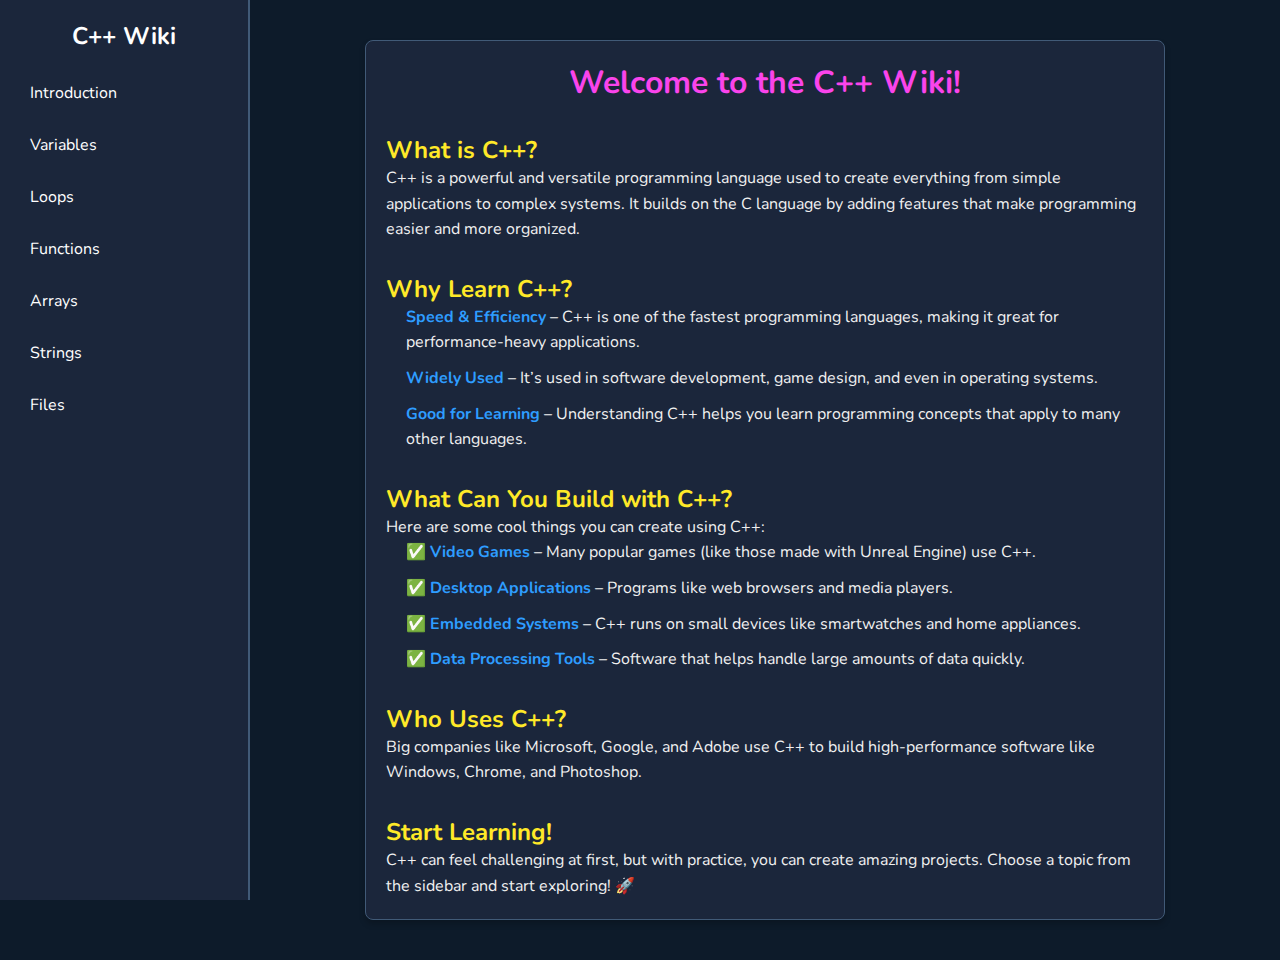
<file: index.html>
<!DOCTYPE html>
<html lang="en">

<head>
    <meta charset="UTF-8">
    <meta name="viewport" content="width=device-width, initial-scale=1.0">
    <title>C++ Wiki</title>
    <link rel="stylesheet" href="style.css">

    <link rel="preconnect" href="https://fonts.googleapis.com">
    <link rel="preconnect" href="https://fonts.gstatic.com" crossorigin>
    <link href="https://fonts.googleapis.com/css2?family=Nunito:ital,wght@0,200..1000;1,200..1000&display=swap"
        rel="stylesheet">
</head>

<body>
    <!-- Sidebar -->
    <div class="sidebar">

        <a href="index.html">
            <h2>C++ Wiki</h2>
        </a>

        <ul>
            <li><a href="index.html">Introduction</a></li>
            <li><a href="./topics/variables.html">Variables</a></li>
            <li><a href="./topics/loops.html">Loops</a></li>
            <li><a href="./topics/functions.html">Functions</a></li>
            <li><a href="./topics/arrays.html">Arrays</a></li>
            <li><a href="./topics/strings.html">Strings</a></li>
            <li><a href="./topics/files.html">Files</a></li>

        </ul>
    </div>

    <!-- Main Content -->
    <div class="content">
        <div class="intro">
            <h1>Welcome to the C++ Wiki!</h1>

            <h2>What is C++?</h2>
            <p>C++ is a powerful and versatile programming language used to create everything from simple applications
                to complex systems. It builds on the C language by adding features that make programming easier and more
                organized.</p>

            <h2>Why Learn C++?</h2>
            <ul>
                <li><strong>Speed & Efficiency</strong> – C++ is one of the fastest programming languages, making it
                    great for performance-heavy applications.</li>
                <li><strong>Widely Used</strong> – It’s used in software development, game design, and even in operating
                    systems.</li>
                <li><strong>Good for Learning</strong> – Understanding C++ helps you learn programming concepts that
                    apply to many other languages.</li>
            </ul>

            <h2>What Can You Build with C++?</h2>
            <p>Here are some cool things you can create using C++:</p>
            <ul>
                <li>✅ <strong>Video Games</strong> – Many popular games (like those made with Unreal Engine) use C++.
                </li>
                <li>✅ <strong>Desktop Applications</strong> – Programs like web browsers and media players.</li>
                <li>✅ <strong>Embedded Systems</strong> – C++ runs on small devices like smartwatches and home
                    appliances.</li>
                <li>✅ <strong>Data Processing Tools</strong> – Software that helps handle large amounts of data quickly.
                </li>
            </ul>

            <h2>Who Uses C++?</h2>
            <p>Big companies like Microsoft, Google, and Adobe use C++ to build high-performance software like Windows,
                Chrome, and Photoshop.</p>

            <h2>Start Learning!</h2>
            <p>C++ can feel challenging at first, but with practice, you can create amazing projects. Choose a topic
                from the sidebar and start exploring! 🚀</p>
        </div>


    </div>
</body>

</html>
</file>
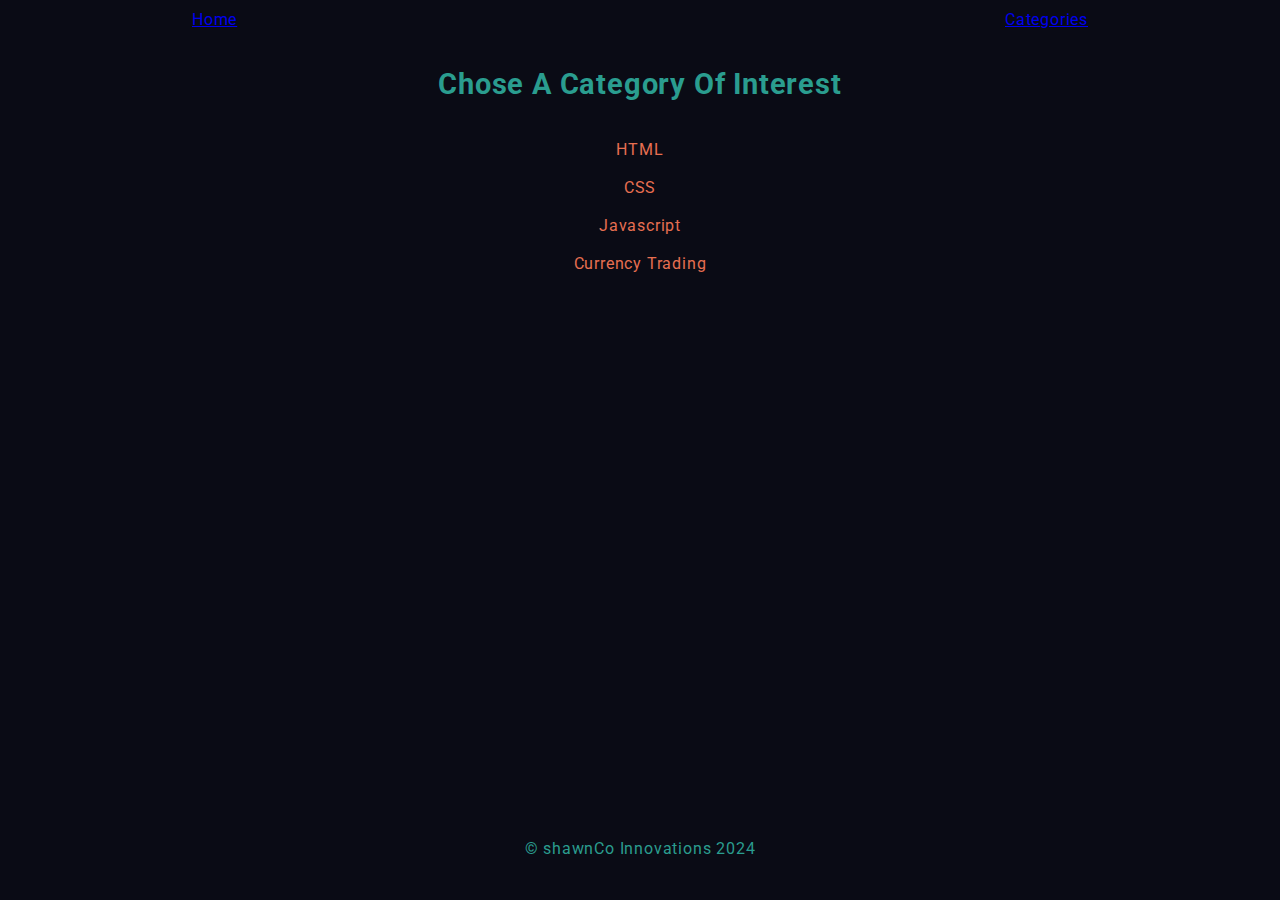
<file: categories2.html>
<!DOCTYPE html>
<html lang="en">

<head>
    <meta charset="UTF-8">
    <meta name="viewport" content="width=device-width, initial-scale=1.0">
    <title>noted</title>
    <link rel="stylesheet" href="sectionStyle.css">

    <link rel="preconnect" href="https://fonts.googleapis.com">
    <link rel="preconnect" href="https://fonts.gstatic.com" crossorigin>
    <link
        href="https://fonts.googleapis.com/css2?family=Roboto:ital,wght@0,100;0,300;0,400;0,500;0,700;0,900;1,100;1,300;1,400;1,500;1,700;1,900&display=swap"
        rel="stylesheet">
</head>

<body>


    <div class="container">
        <header>
            <a href="index2.html">Home</a>
            <a href="categories2.html">Categories</a>
        </header>

        <div class="categorySection">
            <!-- <h2 class="sectionHeading">Heading</h2>

            <h3 class="sectionSubHeading">Subheading</h3>

            <p class="sectionContent">Content</p> -->

            <h4>Chose A Category Of Interest</h4>

            <div class="categoryList">
                <a href="#">HTML</a>
                <br>
                <br>
                <a href="#">CSS</a>
                <br>
                <br>
                <a href="javascript.html">Javascript</a>
                <br>
                <br>
                <a href="#">Currency Trading</a>
            </div>

        </div>

        <footer>
            <p>&copy; shawnCo Innovations 2024</p>
        </footer>

    </div>


</body>

</html>
</file>
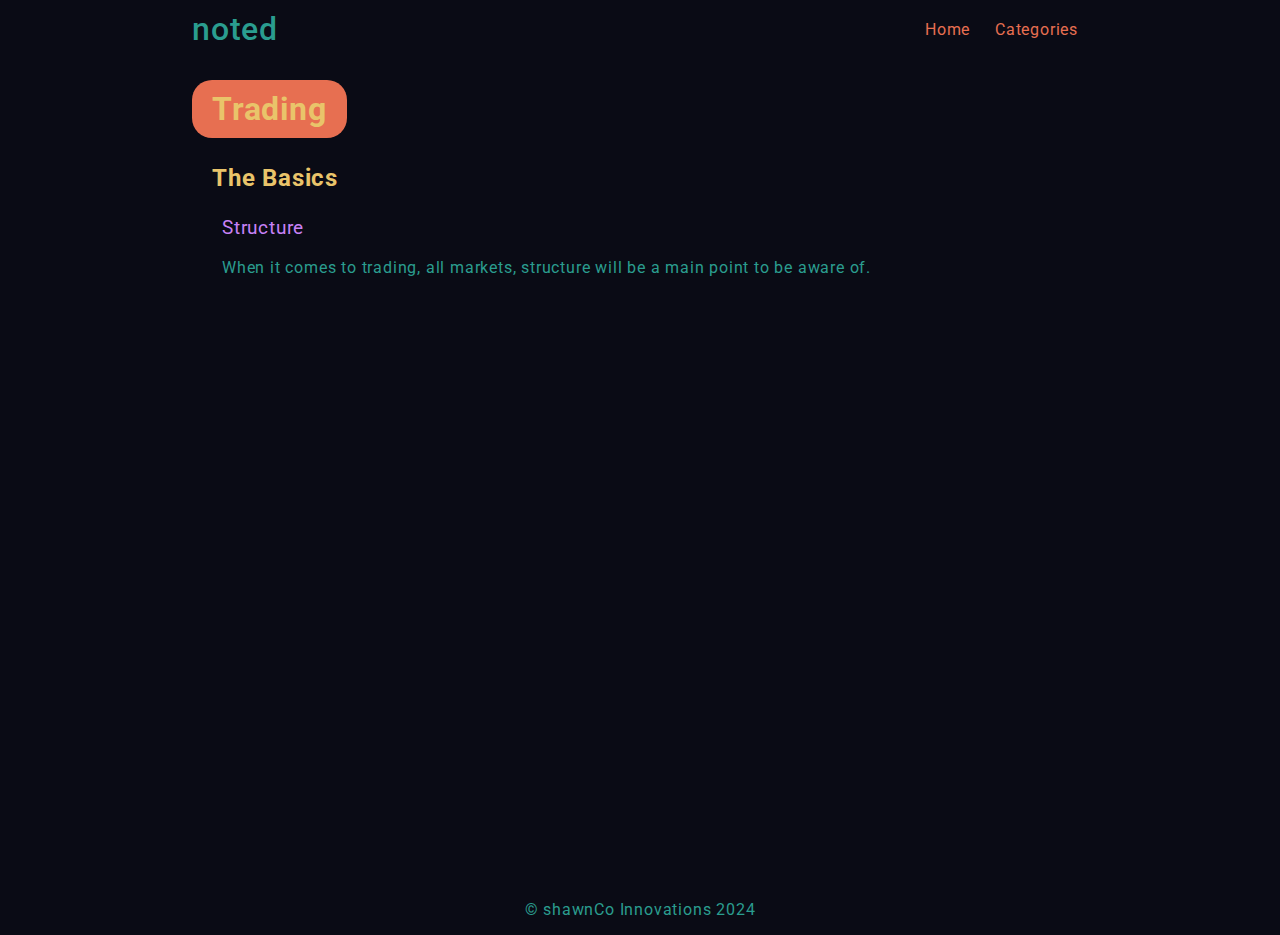
<file: currencyTrading.html>
<!DOCTYPE html>
<html lang="en">

<head>
    <meta charset="UTF-8">
    <meta name="viewport" content="width=device-width, initial-scale=1.0">
    <title>Currency Trading</title>
    <link rel="stylesheet" href="sectionStyle.css">

    <link rel="preconnect" href="https://fonts.googleapis.com">
    <link rel="preconnect" href="https://fonts.gstatic.com" crossorigin>
    <link
        href="https://fonts.googleapis.com/css2?family=Roboto:ital,wght@0,100;0,300;0,400;0,500;0,700;0,900;1,100;1,300;1,400;1,500;1,700;1,900&display=swap"
        rel="stylesheet">
</head>

<body>


    <div class="container">
        <header>
            <div class="headerLogo">
                noted
            </div>

            <div class="headerLinks">
                <a href="index2.html">Home</a>
                <a href="categories2.html">Categories</a>

            </div>
        </header>

        <div class="section">
            <h2 class="sectionHeading">Trading</h2>

            <h3 class="sectionSubHeading">The Basics</h3>

            <div class="sectionContent">

                <span class="contentHeading">Structure</span>

                <br><br>

                When it comes to trading, all markets, structure will be a main point to be aware of.

            </div>

        </div>

        <!-- <footer>
            <p>&copy; shawnCo Innovations 2024</p>
        </footer> -->

    </div>


    <footer>
        <p>&copy; shawnCo Innovations 2024</p>
    </footer>

</body>

</html>
</file>
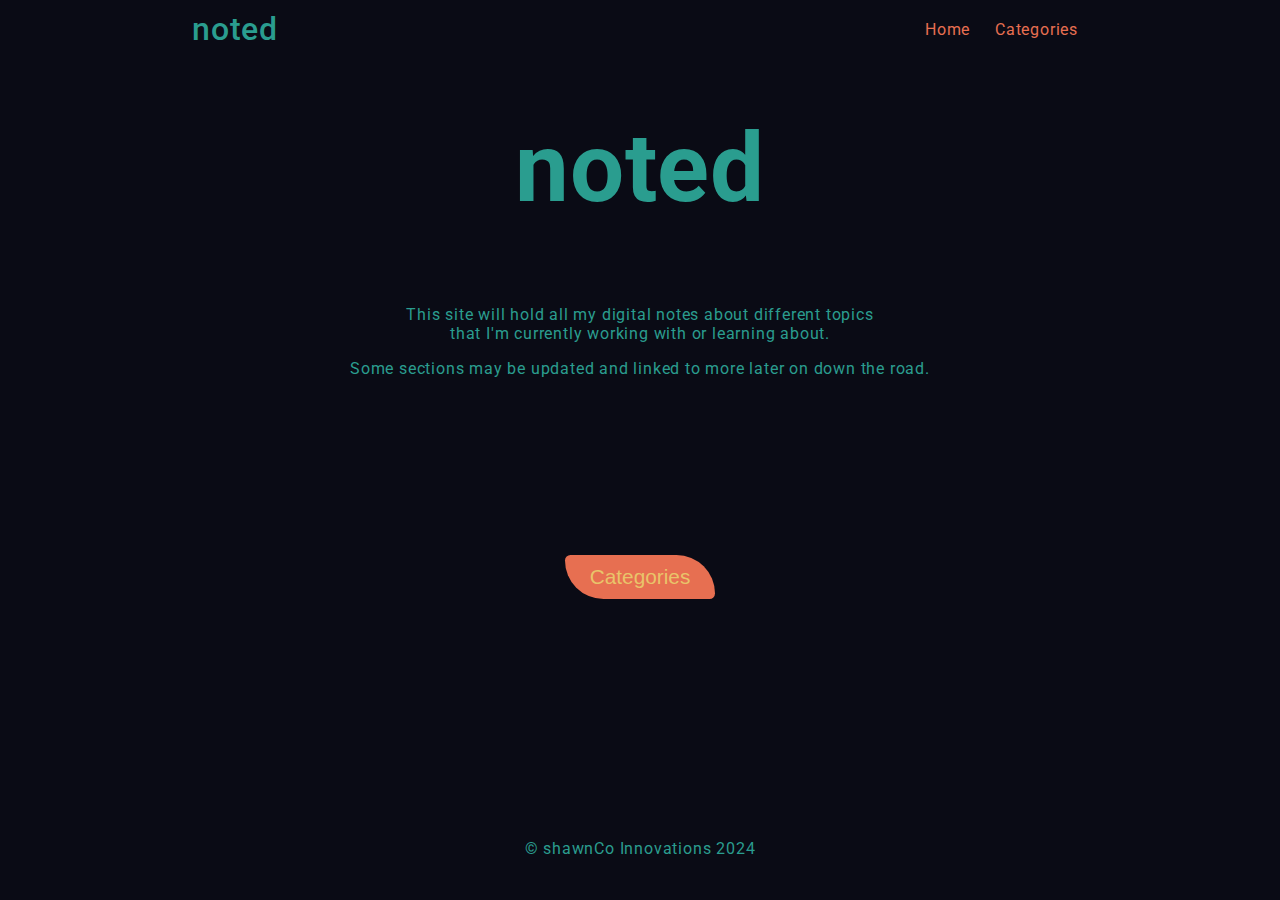
<file: index2.html>
<!DOCTYPE html>
<html lang="en">

<head>
    <meta charset="UTF-8">
    <meta name="viewport" content="width=device-width, initial-scale=1.0">
    <title>Document</title>
    <link rel="stylesheet" href="sectionStyle.css">

    <link rel="preconnect" href="https://fonts.googleapis.com">
    <link rel="preconnect" href="https://fonts.gstatic.com" crossorigin>
    <link
        href="https://fonts.googleapis.com/css2?family=Roboto:ital,wght@0,100;0,300;0,400;0,500;0,700;0,900;1,100;1,300;1,400;1,500;1,700;1,900&display=swap"
        rel="stylesheet">
</head>

<body>


    <div class="container">
        <header>
            <div class="headerLogo">
                noted
            </div>

            <div class="headerLinks">
                <a href="index2.html">Home</a>
                <a href="categories2.html">Categories</a>

            </div>
        </header>


        <div class="section">


            <div class="logo">
                <h1>noted</h1>
            </div>

            <div class="sectionContentIndex">

                <div>
                    <p>This site will hold all my digital notes about different topics
                        <br>that I'm currently working with or learning about.
                    </p>

                    <p>Some sections may be updated and linked to more later on down the road.</p>
                </div>


                <div>
                    <a href="./categories2.html">
                        <button class="categoriesButton">Categories</button>
                    </a>
                </div>

            </div>


        </div>

        <footer>
            <p>&copy; shawnCo Innovations 2024</p>
        </footer>
    </div>


</body>

</html>
</file>
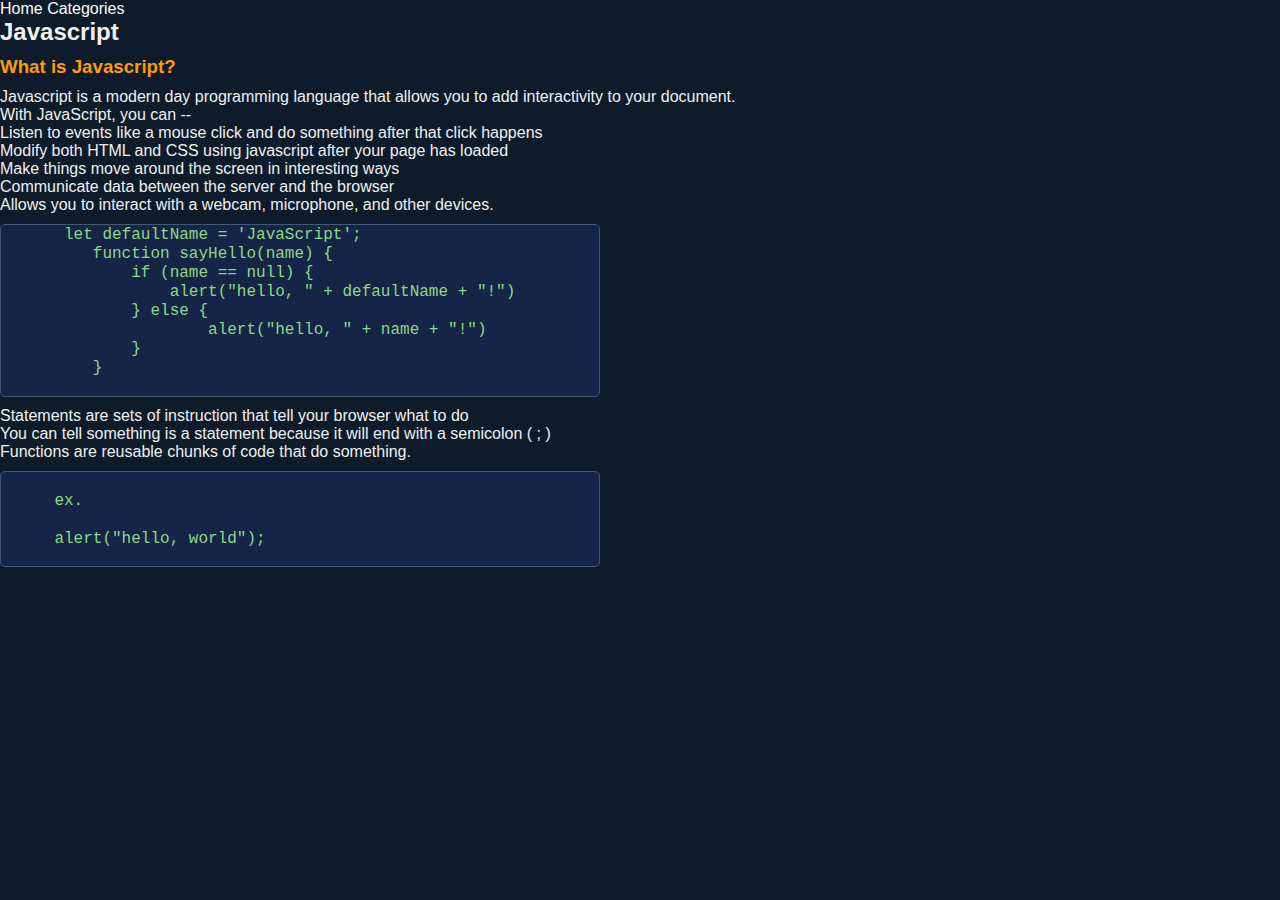
<file: javascript.html>
<!DOCTYPE html>
<html lang="en">

<head>
    <meta charset="UTF-8">
    <meta name="viewport" content="width=device-width, initial-scale=1.0">
    <title>JavaScript</title>
    <link rel="stylesheet" href="style.css">
</head>


<body>
    <div class="container">
        <div class="containerElements">
            <header>
                <a href="index.html">Home</a>
                <a href="categories.html">Categories</a>
            </header>
        </div>

        <div class="containerElements">

            <h2>Javascript</h2>

            <h3>What is Javascript?</h3>

        </div>

        <div class="containerElementsMain">
            <p><span>Javascript</span> is a modern day programming language that allows you to add
                interactivity to your document.
            </p>

            <span>With JavaScript, you can --</span>

            <ul>
                <li>Listen to events like a mouse click and do something after that click happens
                </li>
                <li>
                    Modify both HTML and CSS using javascript after your page has loaded
                </li>
                <li>
                    Make things move around the screen in interesting ways
                </li>
                <li>
                    Communicate data between the server and the browser
                </li>
                <li>
                    Allows you to interact with a webcam, microphone, and other devices.
                </li>
            </ul>

            <pre><code>     let defaultName = 'JavaScript';
        function sayHello(name) {
            if (name == null) {
                alert("hello, " + defaultName + "!")
            } else {
                    alert("hello, " + name + "!")
            }
        }
                </code></pre>



            <p><span>Statements</span> are sets of instruction that tell your browser what to do</p>

            <ul>
                <li>You can tell something is a statement because it will end with a semicolon ( ; )</li>
            </ul>

            <p><span>Functions</span> are reusable chunks of code that do something.</p>

            <p>
            <pre><code>
    ex. 

    alert("hello, world");</code>
                    </pre>
            </p>
        </div>

    </div>

</body>

</html>
</file>
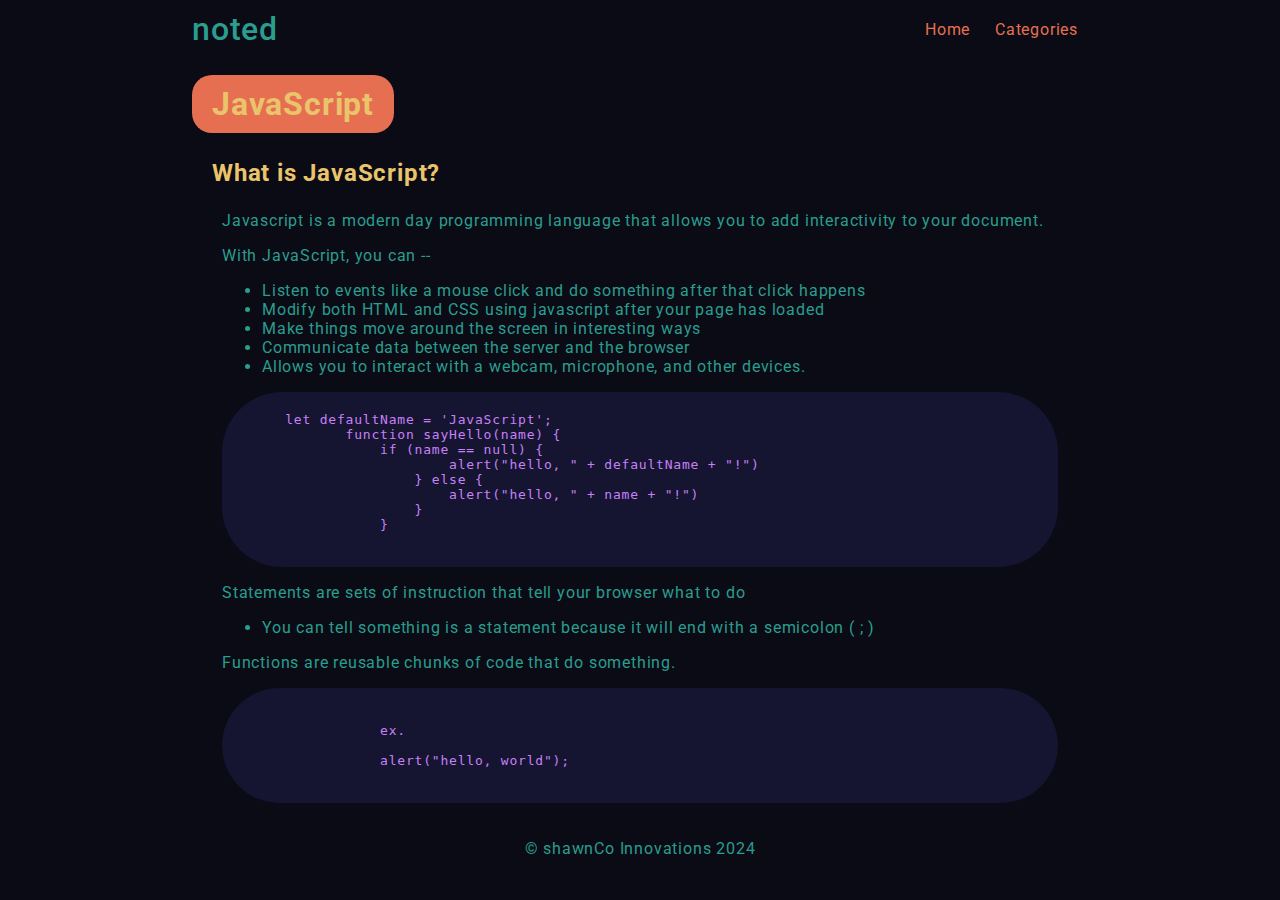
<file: javascript2.html>
<!DOCTYPE html>
<html lang="en">

<head>
    <meta charset="UTF-8">
    <meta name="viewport" content="width=device-width, initial-scale=1.0">
    <title>noted</title>
    <link rel="stylesheet" href="sectionStyle.css">

    <link rel="preconnect" href="https://fonts.googleapis.com">
    <link rel="preconnect" href="https://fonts.gstatic.com" crossorigin>
    <link
        href="https://fonts.googleapis.com/css2?family=Roboto:ital,wght@0,100;0,300;0,400;0,500;0,700;0,900;1,100;1,300;1,400;1,500;1,700;1,900&display=swap"
        rel="stylesheet">
</head>

<body>


    <div class="container">
        <header>
            <div class="headerLogo">
                noted
            </div>

            <div class="headerLinks">
                <a href="index2.html">Home</a>
                <a href="categories2.html">Categories</a>

            </div>
        </header>

        <div class="section">
            <h2 class="sectionHeading">JavaScript</h2>

            <h3 class="sectionSubHeading">What is JavaScript?</h3>

            <div class="sectionContent">
                <p><span>Javascript</span> is a modern day programming language that allows you to add
                    interactivity to your document.
                </p>

                <span>With JavaScript, you can --</span>

                <ul>
                    <li>Listen to events like a mouse click and do something after that click happens
                    </li>
                    <li>
                        Modify both HTML and CSS using javascript after your page has loaded
                    </li>
                    <li>
                        Make things move around the screen in interesting ways
                    </li>
                    <li>
                        Communicate data between the server and the browser
                    </li>
                    <li>
                        Allows you to interact with a webcam, microphone, and other devices.
                    </li>
                </ul>

                <pre><code>     let defaultName = 'JavaScript';
            function sayHello(name) {
                if (name == null) {
                        alert("hello, " + defaultName + "!")
                    } else {
                        alert("hello, " + name + "!")
                    }
                }
                            </code></pre>





                <p><span>Statements</span> are sets of instruction that tell your browser what to do</p>

                <ul>
                    <li>You can tell something is a statement because it will end with a semicolon ( ; )</li>
                </ul>

                <p><span>Functions</span> are reusable chunks of code that do something.</p>

                <p>
                <pre><code>
                ex. 
            
                alert("hello, world");</code>
                                </pre>
                </p>




            </div>

        </div>

        <footer>
            <p>&copy; shawnCo Innovations 2024</p>
        </footer>

    </div>


</body>

</html>
</file>
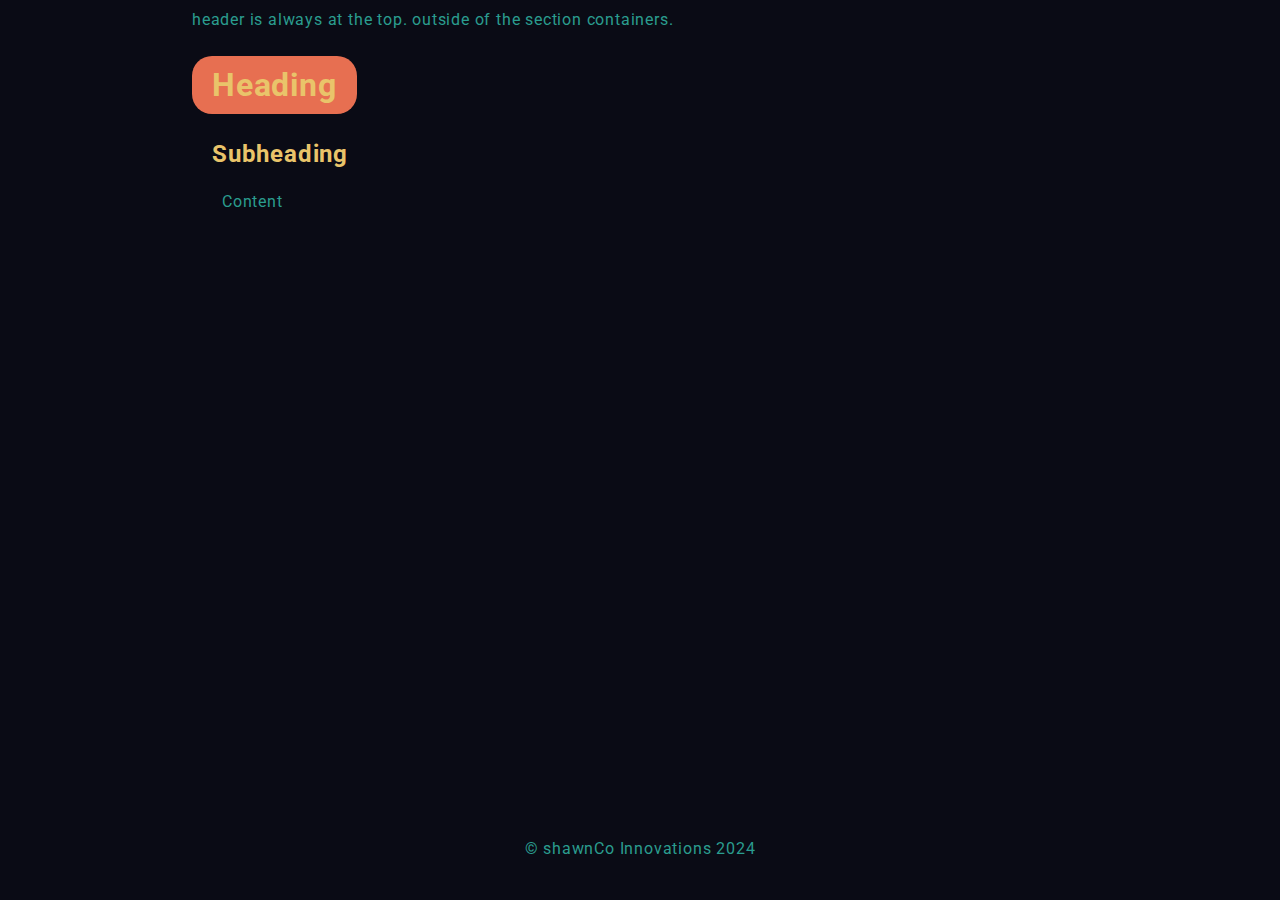
<file: notesTemplate.html>
<!DOCTYPE html>
<html lang="en">

<head>
    <meta charset="UTF-8">
    <meta name="viewport" content="width=device-width, initial-scale=1.0">
    <title>noted</title>
    <link rel="stylesheet" href="sectionStyle.css">

    <link rel="preconnect" href="https://fonts.googleapis.com">
    <link rel="preconnect" href="https://fonts.gstatic.com" crossorigin>
    <link
        href="https://fonts.googleapis.com/css2?family=Roboto:ital,wght@0,100;0,300;0,400;0,500;0,700;0,900;1,100;1,300;1,400;1,500;1,700;1,900&display=swap"
        rel="stylesheet">
</head>

<body>


    <div class="container">
        <header>
            header is always at the top. outside of the section containers.
        </header>

        <div class="section">
            <h2 class="sectionHeading">Heading</h2>

            <h3 class="sectionSubHeading">Subheading</h3>

            <p class="sectionContent">Content</p>

        </div>

        <footer>
            <p>&copy; shawnCo Innovations 2024</p>
        </footer>

    </div>


</body>

</html>
</file>
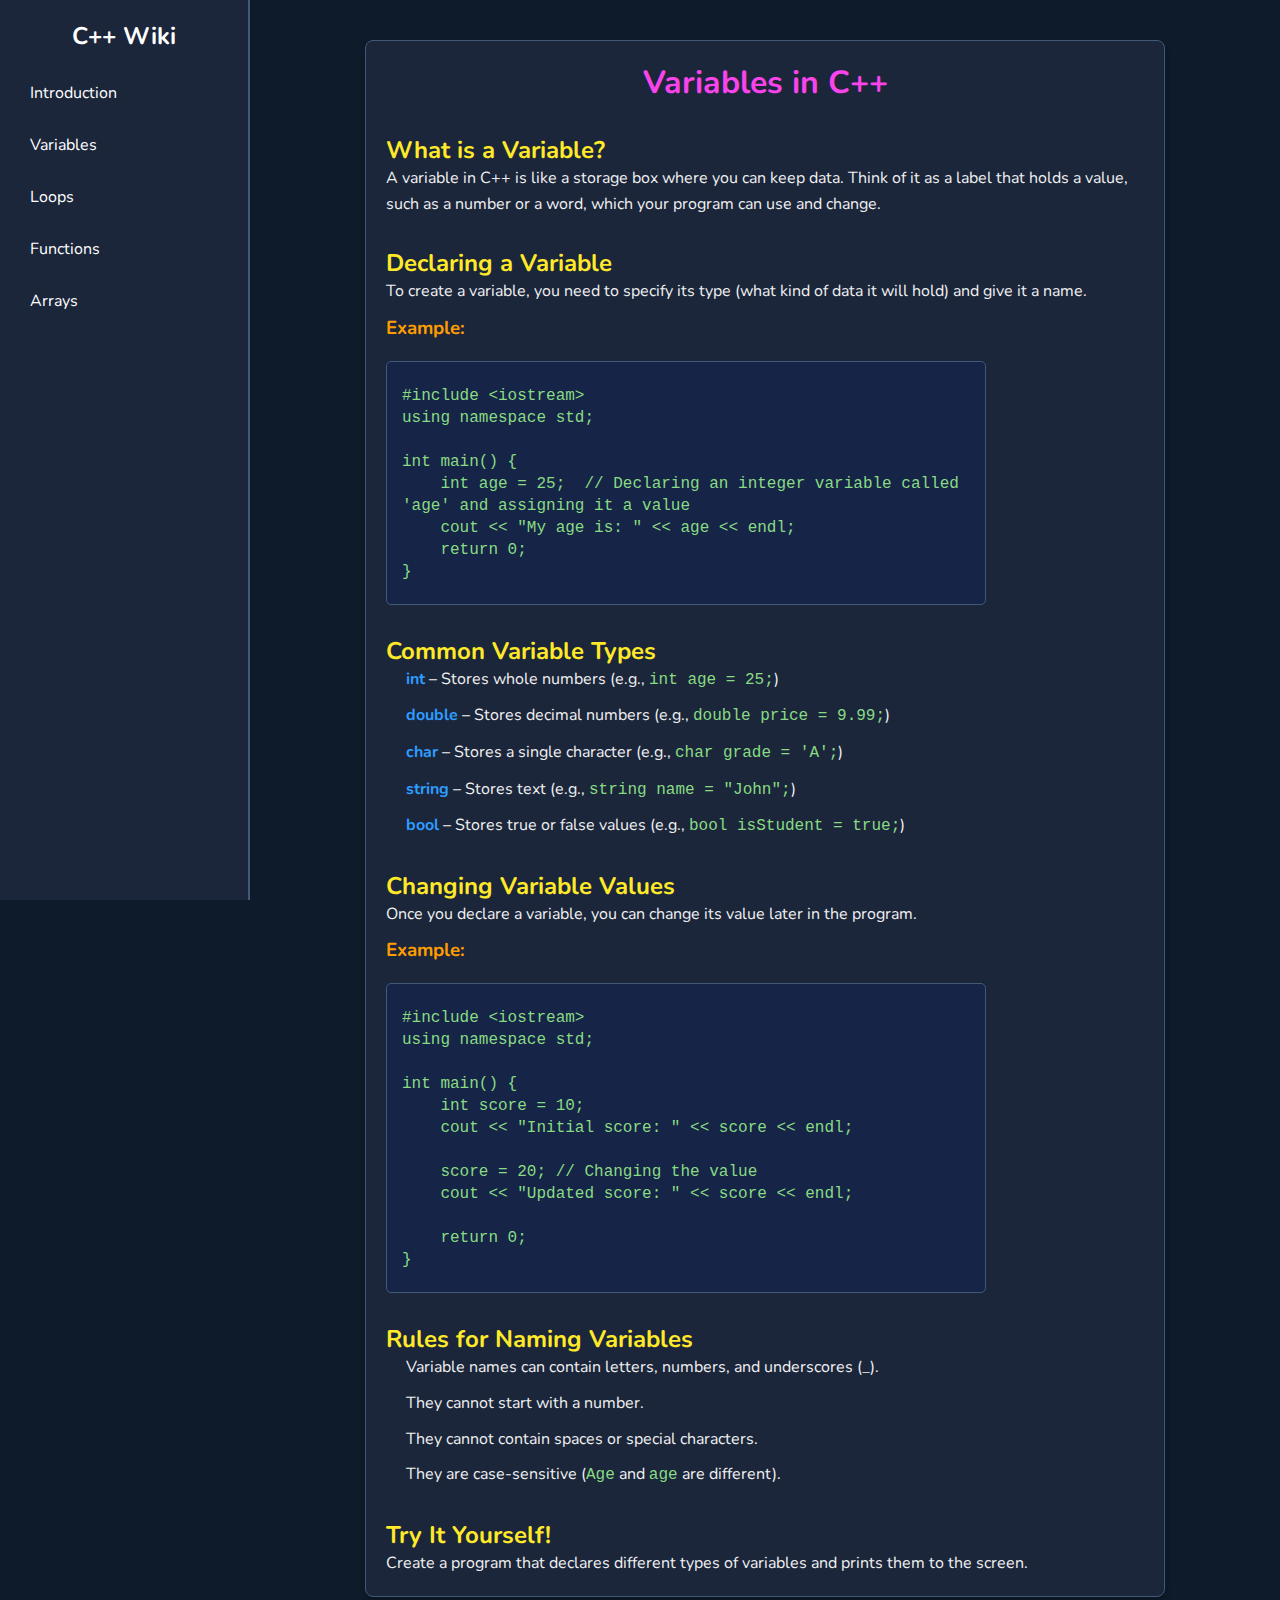
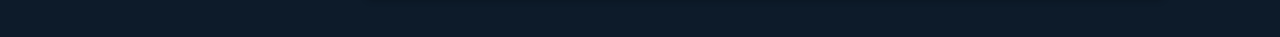
<file: variables.html>
<!DOCTYPE html>
<html lang="en">

<head>
    <meta charset="UTF-8">
    <meta name="viewport" content="width=device-width, initial-scale=1.0">
    <title>Variables - C++ Wiki</title>
    <link rel="stylesheet" href="../style.css">

    <link rel="preconnect" href="https://fonts.googleapis.com">
    <link rel="preconnect" href="https://fonts.gstatic.com" crossorigin>
    <link href="https://fonts.googleapis.com/css2?family=Nunito:ital,wght@0,200..1000;1,200..1000&display=swap"
        rel="stylesheet">
</head>

<body>
    <!-- Sidebar -->
    <div class="sidebar">
        <a href="../index.html">
            <h2>C++ Wiki</h2>
        </a>
        <ul>
            <li><a href="../index.html">Introduction</a></li>
            <li><a href="variables.html">Variables</a></li>
            <li><a href="#">Loops</a></li>
            <li><a href="#">Functions</a></li>
            <li><a href="#">Arrays</a></li>
        </ul>
    </div>

    <!-- Main Content -->
    <div class="content">
        <div class="intro">
            <h1>Variables in C++</h1>

            <h2>What is a Variable?</h2>
            <p>A variable in C++ is like a storage box where you can keep data. Think of it as a label that holds a
                value,
                such as a number or a word, which your program can use and change.</p>

            <h2>Declaring a Variable</h2>
            <p>To create a variable, you need to specify its type (what kind of data it will hold) and give it a name.
            </p>

            <h3>Example:</h3>
            <pre><code>
#include &lt;iostream&gt;
using namespace std;

int main() {
    int age = 25;  // Declaring an integer variable called 'age' and assigning it a value
    cout << "My age is: " << age << endl;
    return 0;
}
            </code></pre>

            <h2>Common Variable Types</h2>
            <ul>
                <li><strong>int</strong> – Stores whole numbers (e.g., <code>int age = 25;</code>)</li>
                <li><strong>double</strong> – Stores decimal numbers (e.g., <code>double price = 9.99;</code>)</li>
                <li><strong>char</strong> – Stores a single character (e.g., <code>char grade = 'A';</code>)</li>
                <li><strong>string</strong> – Stores text (e.g., <code>string name = "John";</code>)</li>
                <li><strong>bool</strong> – Stores true or false values (e.g., <code>bool isStudent = true;</code>)</li>
            </ul>

            <h2>Changing Variable Values</h2>
            <p>Once you declare a variable, you can change its value later in the program.</p>

            <h3>Example:</h3>
            <pre><code>
#include &lt;iostream&gt;
using namespace std;

int main() {
    int score = 10;
    cout << "Initial score: " << score << endl;

    score = 20; // Changing the value
    cout << "Updated score: " << score << endl;

    return 0;
}
            </code></pre>

            <h2>Rules for Naming Variables</h2>
            <ul>
                <li>Variable names can contain letters, numbers, and underscores (_).</li>
                <li>They cannot start with a number.</li>
                <li>They cannot contain spaces or special characters.</li>
                <li>They are case-sensitive (<code>Age</code> and <code>age</code> are different).</li>
            </ul>

            <h2>Try It Yourself!</h2>
            <p>Create a program that declares different types of variables and prints them to the screen.</p>
        </div>
    </div>
</body>

</html>
</file>
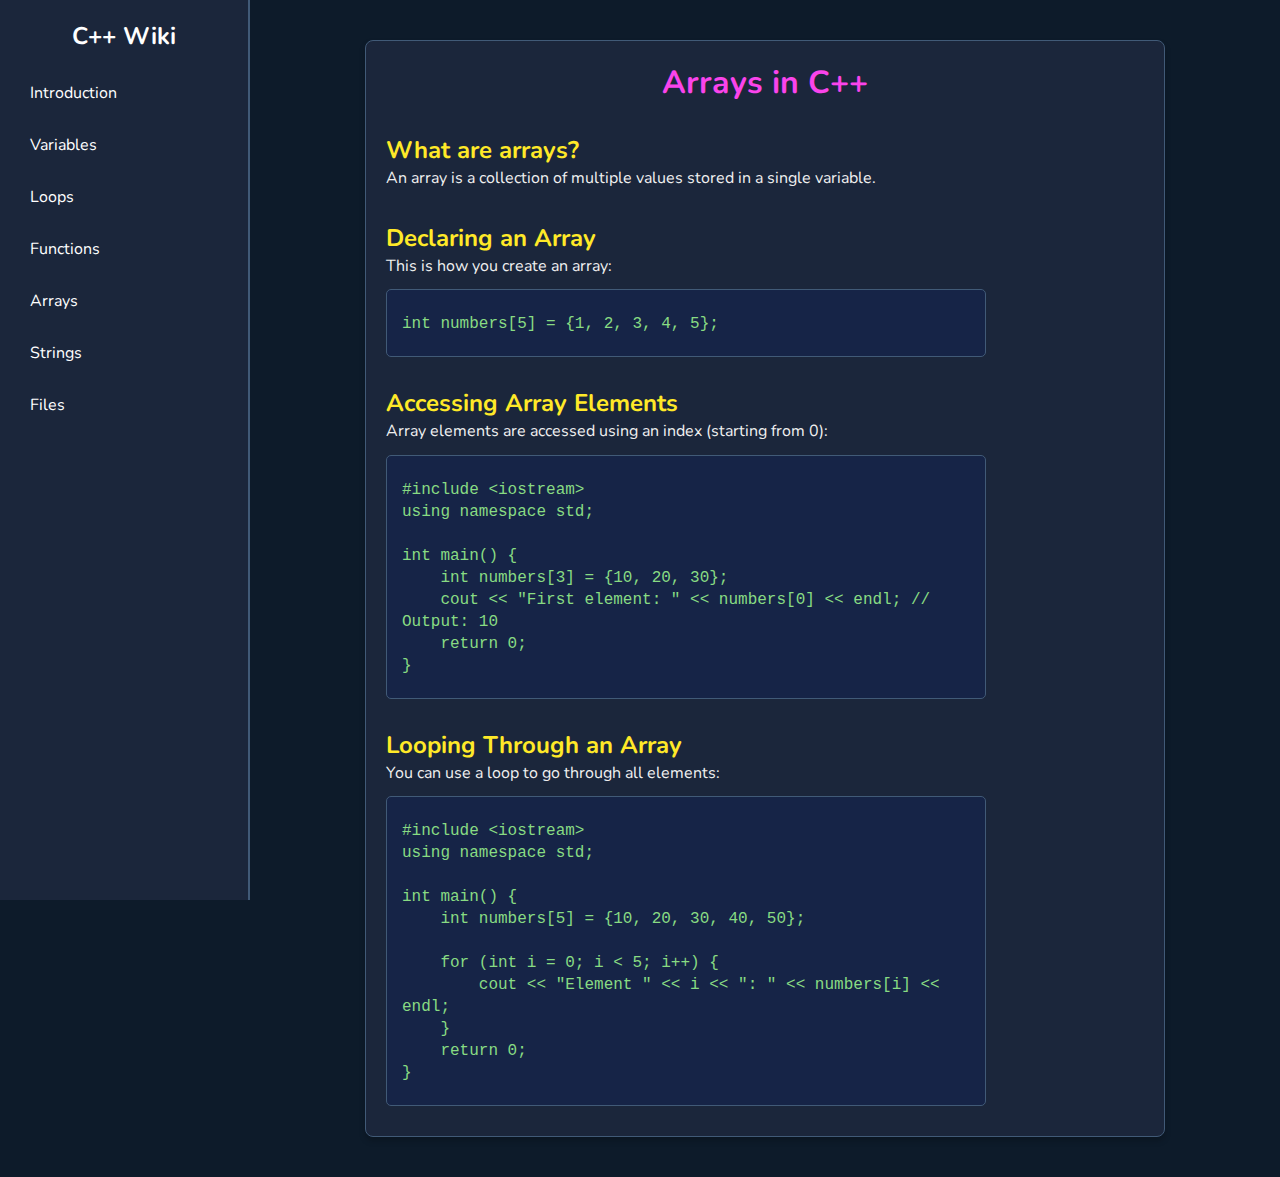
<file: topics/arrays.html>
<!DOCTYPE html>
<html lang="en">

<head>
    <meta charset="UTF-8">
    <meta name="viewport" content="width=device-width, initial-scale=1.0">
    <title>Arrays - C++ Wiki</title>
    <link rel="stylesheet" href="../style.css">

    <link rel="preconnect" href="https://fonts.googleapis.com">
    <link rel="preconnect" href="https://fonts.gstatic.com" crossorigin>
    <link href="https://fonts.googleapis.com/css2?family=Nunito:ital,wght@0,200..1000;1,200..1000&display=swap"
        rel="stylesheet">
</head>

<body>
    <div class="sidebar">
        <a href="../index.html">
            <h2>C++ Wiki</h2>
        </a>
        <ul>
            <li><a href="../index.html">Introduction</a></li>
            <li><a href="variables.html">Variables</a></li>
            <li><a href="loops.html">Loops</a></li>
            <li><a href="functions.html">Functions</a></li>
            <li><a href="arrays.html">Arrays</a></li>
            <li><a href="strings.html">Strings</a></li>
            <li><a href="files.html">Files</a></li>
        </ul>
    </div>

    <div class="content">
        <div class="intro">
            <h1>Arrays in C++</h1>

            <h2>What are arrays?</h2>
            <p>An array is a collection of multiple values stored in a single variable.</p>

            <h2>Declaring an Array</h2>
            <p>This is how you create an array:</p>
            <pre><code>
int numbers[5] = {1, 2, 3, 4, 5};
            </code></pre>

            <h2>Accessing Array Elements</h2>
            <p>Array elements are accessed using an index (starting from 0):</p>
            <pre><code>
#include &lt;iostream&gt;
using namespace std;

int main() {
    int numbers[3] = {10, 20, 30};
    cout << "First element: " << numbers[0] << endl; // Output: 10
    return 0;
}
            </code></pre>

            <h2>Looping Through an Array</h2>
            <p>You can use a loop to go through all elements:</p>
            <pre><code>
#include &lt;iostream&gt;
using namespace std;

int main() {
    int numbers[5] = {10, 20, 30, 40, 50};

    for (int i = 0; i < 5; i++) {
        cout << "Element " << i << ": " << numbers[i] << endl;
    }
    return 0;
}
            </code></pre>
        </div>
    </div>
</body>

</html>
</file>
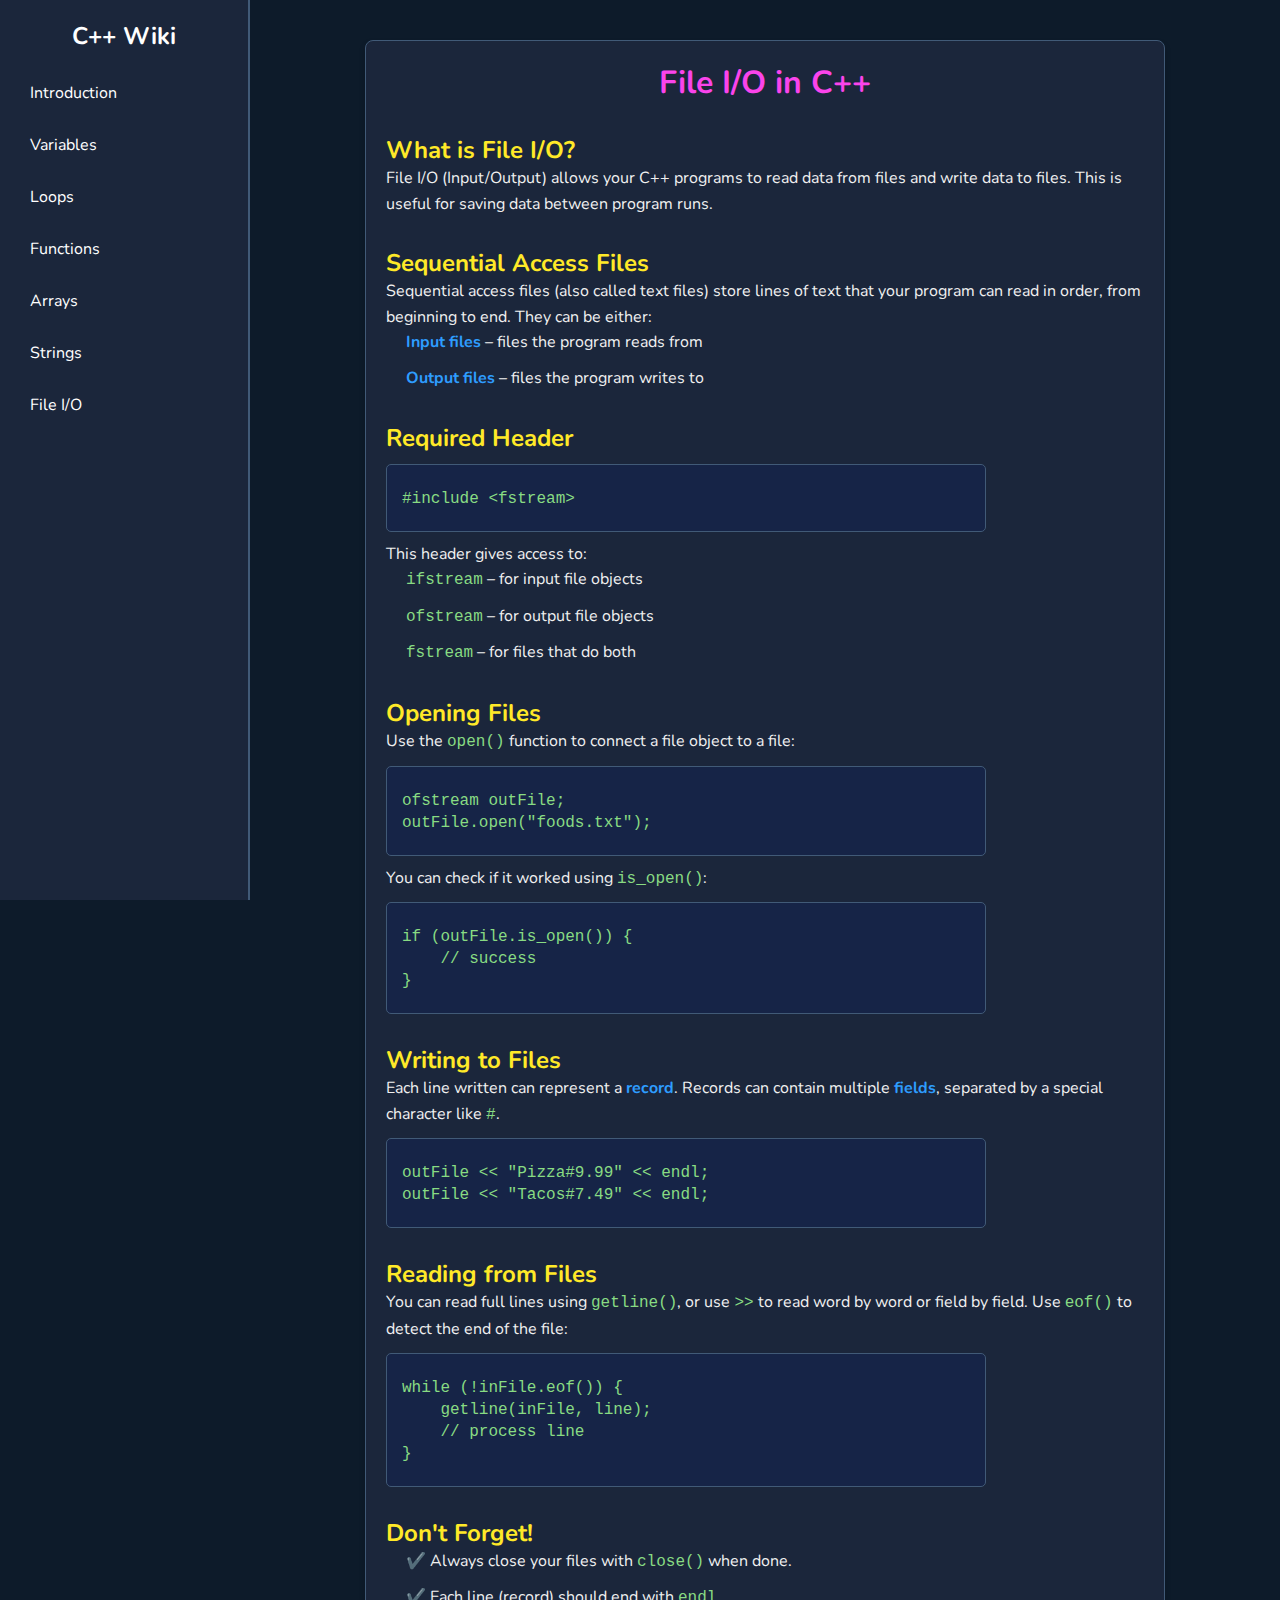
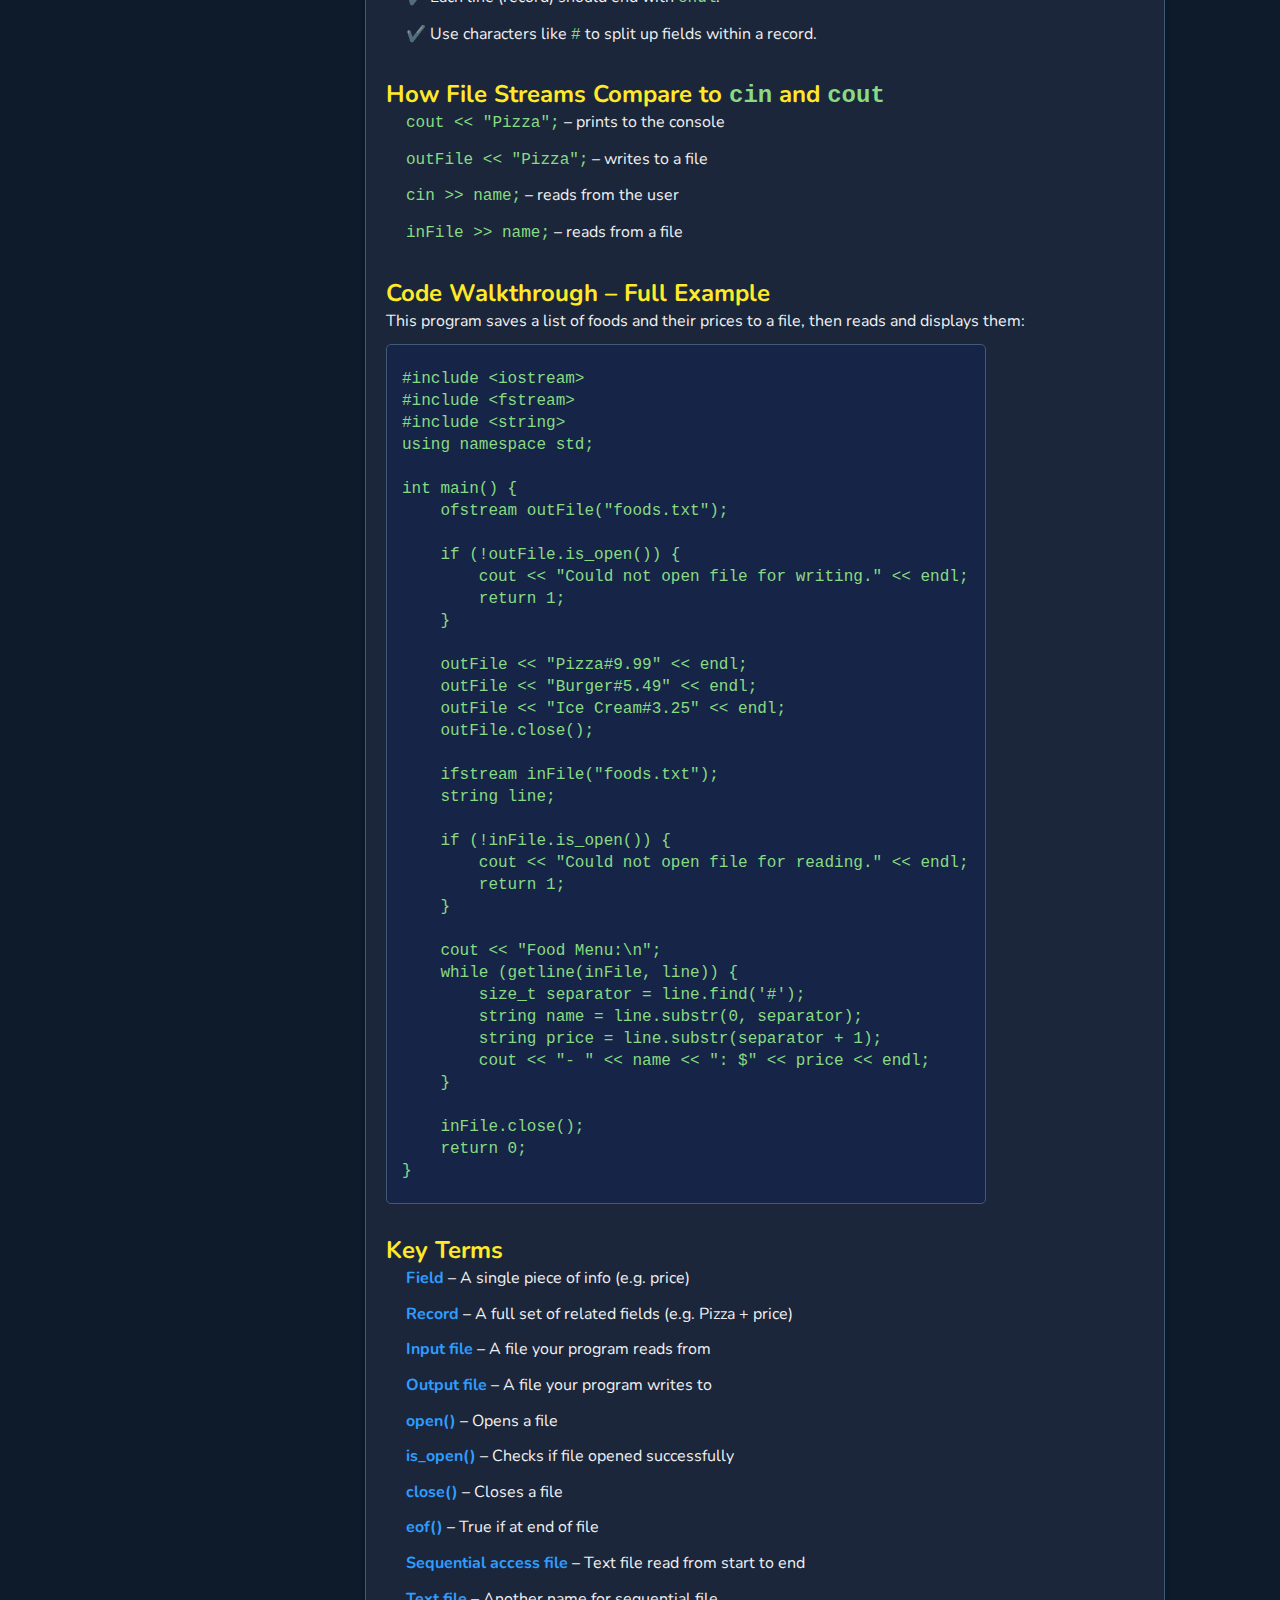
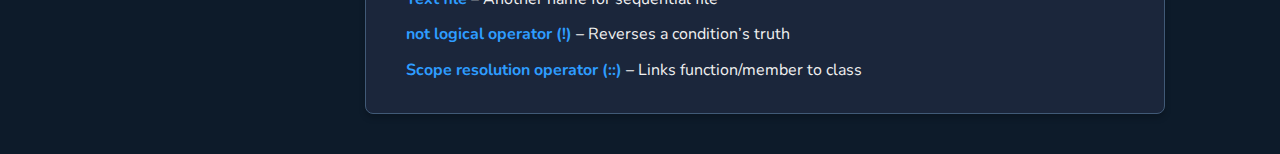
<file: topics/files.html>
<!DOCTYPE html>
<html lang="en">

<head>
    <meta charset="UTF-8">
    <meta name="viewport" content="width=device-width, initial-scale=1.0">
    <title>File I/O - C++ Wiki</title>
    <link rel="stylesheet" href="../style.css">

    <link rel="preconnect" href="https://fonts.googleapis.com">
    <link rel="preconnect" href="https://fonts.gstatic.com" crossorigin>
    <link href="https://fonts.googleapis.com/css2?family=Nunito:ital,wght@0,200..1000;1,200..1000&display=swap"
        rel="stylesheet">
</head>

<body>
    <div class="sidebar">
        <a href="../index.html">
            <h2>C++ Wiki</h2>
        </a>
        <ul>
            <li><a href="../index.html">Introduction</a></li>
            <li><a href="variables.html">Variables</a></li>
            <li><a href="loops.html">Loops</a></li>
            <li><a href="functions.html">Functions</a></li>
            <li><a href="arrays.html">Arrays</a></li>
            <li><a href="strings.html">Strings</a></li>
            <li><a href="fstream.html">File I/O</a></li>
        </ul>
    </div>

    <div class="content">
        <div class="intro">
            <h1>File I/O in C++</h1>

            <h2>What is File I/O?</h2>
            <p>File I/O (Input/Output) allows your C++ programs to read data from files and write data to files. This is
                useful for saving data between program runs.</p>

            <h2>Sequential Access Files</h2>
            <p>Sequential access files (also called text files) store lines of text that your program can read in order,
                from beginning to end. They can be either:</p>
            <ul>
                <li><strong>Input files</strong> – files the program reads from</li>
                <li><strong>Output files</strong> – files the program writes to</li>
            </ul>

            <h2>Required Header</h2>
            <pre><code>
#include &lt;fstream&gt;
</code>
</pre>
            <p>This header gives access to:</p>
            <ul>
                <li><code>ifstream</code> – for input file objects</li>
                <li><code>ofstream</code> – for output file objects</li>
                <li><code>fstream</code> – for files that do both</li>
            </ul>

            <h2>Opening Files</h2>
            <p>Use the <code>open()</code> function to connect a file object to a file:</p>
            <pre><code>
ofstream outFile;
outFile.open("foods.txt");
            </code></pre>
            <p>You can check if it worked using <code>is_open()</code>:</p>
            <pre><code>
if (outFile.is_open()) {
    // success
}
            </code></pre>

            <h2>Writing to Files</h2>
            <p>Each line written can represent a <strong>record</strong>. Records can contain multiple
                <strong>fields</strong>, separated by a special character like <code>#</code>.
            </p>
            <pre><code>
outFile << "Pizza#9.99" << endl;
outFile << "Tacos#7.49" << endl;
            </code></pre>

            <h2>Reading from Files</h2>
            <p>You can read full lines using <code>getline()</code>, or use <code>&gt;&gt;</code> to read word by word
                or field by field. Use <code>eof()</code> to detect the end of the file:</p>
            <pre><code>
while (!inFile.eof()) {
    getline(inFile, line);
    // process line
}
            </code></pre>

            <h2>Don't Forget!</h2>
            <ul>
                <li>✔️ Always close your files with <code>close()</code> when done.</li>
                <li>✔️ Each line (record) should end with <code>endl</code>.</li>
                <li>✔️ Use characters like <code>#</code> to split up fields within a record.</li>
            </ul>

            <h2>How File Streams Compare to <code>cin</code> and <code>cout</code></h2>
            <ul>
                <li><code>cout &lt;&lt; "Pizza";</code> – prints to the console</li>
                <li><code>outFile &lt;&lt; "Pizza";</code> – writes to a file</li>
                <li><code>cin &gt;&gt; name;</code> – reads from the user</li>
                <li><code>inFile &gt;&gt; name;</code> – reads from a file</li>
            </ul>

            <h2>Code Walkthrough – Full Example</h2>
            <p>This program saves a list of foods and their prices to a file, then reads and displays them:</p>
            <pre><code>
#include &lt;iostream&gt;
#include &lt;fstream&gt;
#include &lt;string&gt;
using namespace std;

int main() {
    ofstream outFile("foods.txt");

    if (!outFile.is_open()) {
        cout << "Could not open file for writing." << endl;
        return 1;
    }

    outFile << "Pizza#9.99" << endl;
    outFile << "Burger#5.49" << endl;
    outFile << "Ice Cream#3.25" << endl;
    outFile.close();

    ifstream inFile("foods.txt");
    string line;

    if (!inFile.is_open()) {
        cout << "Could not open file for reading." << endl;
        return 1;
    }

    cout << "Food Menu:\n";
    while (getline(inFile, line)) {
        size_t separator = line.find('#');
        string name = line.substr(0, separator);
        string price = line.substr(separator + 1);
        cout << "- " << name << ": $" << price << endl;
    }

    inFile.close();
    return 0;
}
            </code></pre>

            <h2>Key Terms</h2>
            <ul>
                <li><strong>Field</strong> – A single piece of info (e.g. price)</li>
                <li><strong>Record</strong> – A full set of related fields (e.g. Pizza + price)</li>
                <li><strong>Input file</strong> – A file your program reads from</li>
                <li><strong>Output file</strong> – A file your program writes to</li>
                <li><strong>open()</strong> – Opens a file</li>
                <li><strong>is_open()</strong> – Checks if file opened successfully</li>
                <li><strong>close()</strong> – Closes a file</li>
                <li><strong>eof()</strong> – True if at end of file</li>
                <li><strong>Sequential access file</strong> – Text file read from start to end</li>
                <li><strong>Text file</strong> – Another name for sequential file</li>
                <li><strong>not logical operator (!)</strong> – Reverses a condition’s truth</li>
                <li><strong>Scope resolution operator (::)</strong> – Links function/member to class</li>
            </ul>
        </div>
    </div>
</body>

</html>
</file>
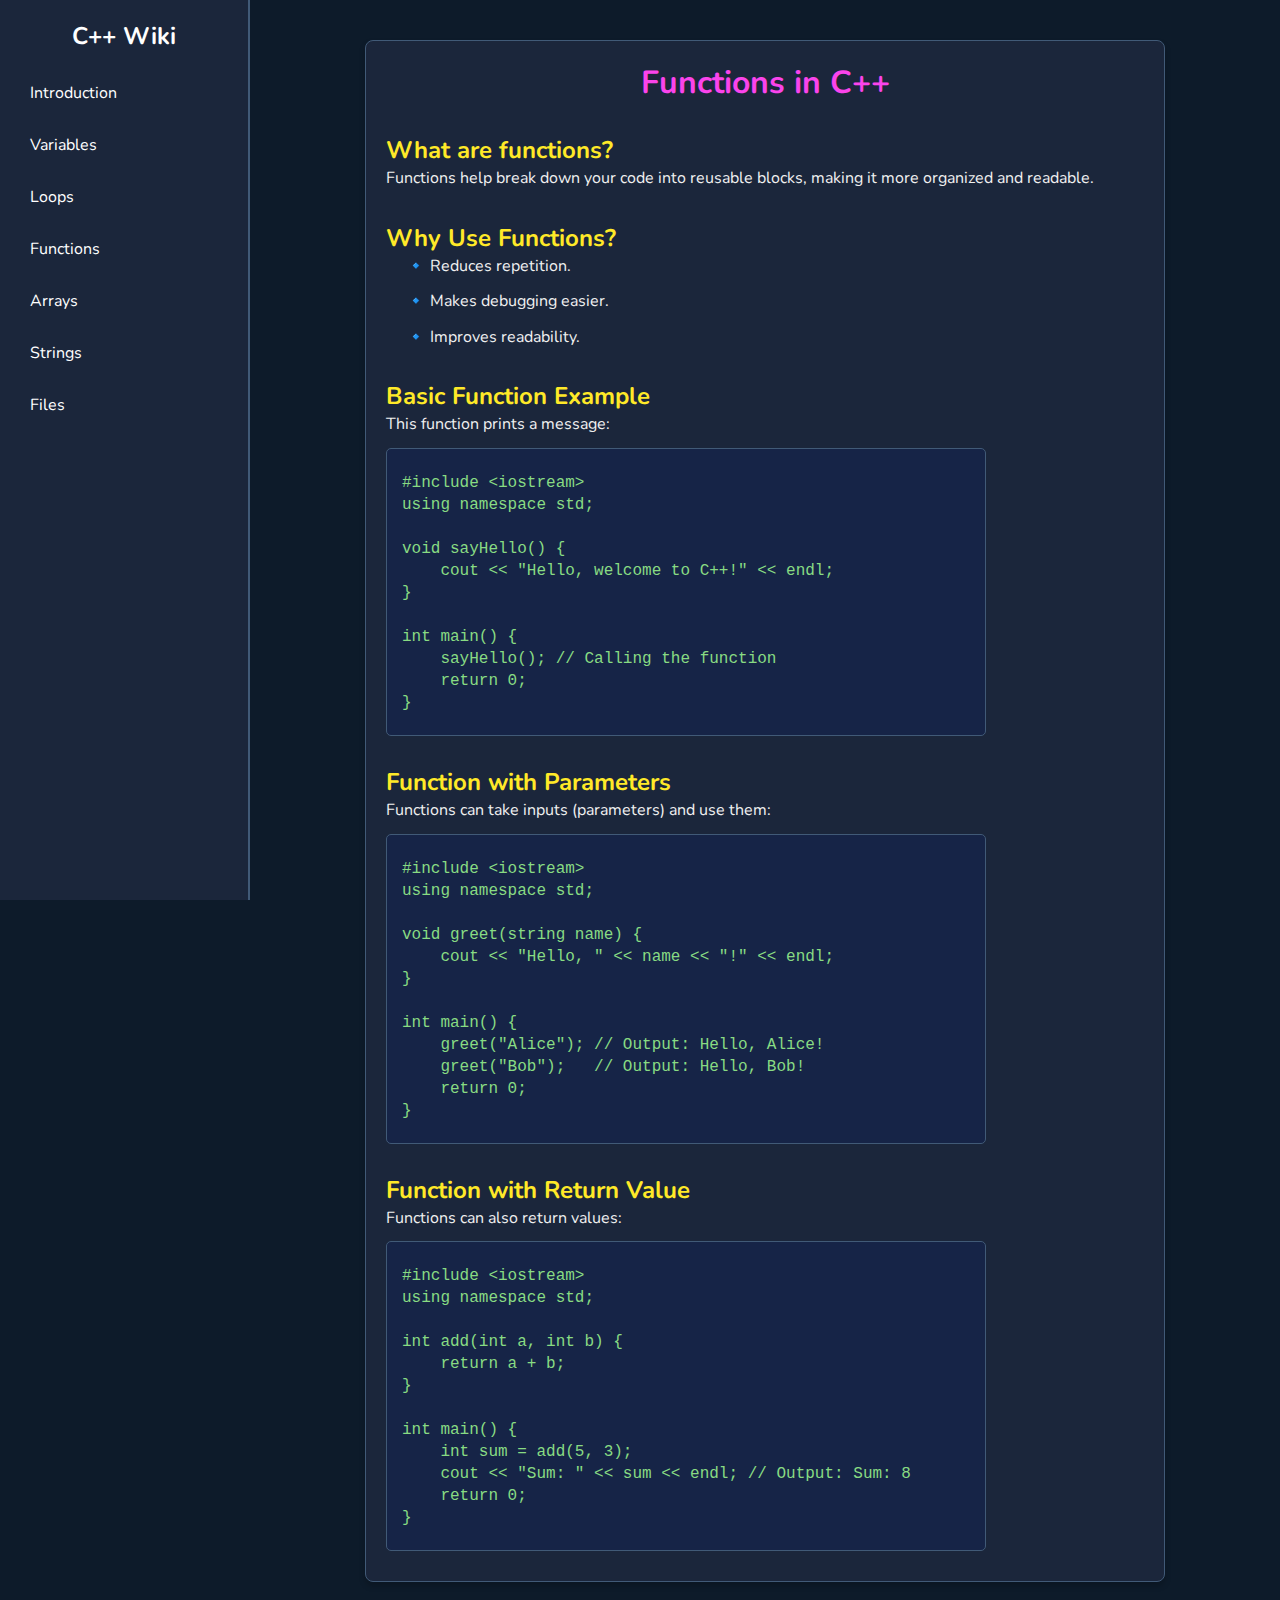
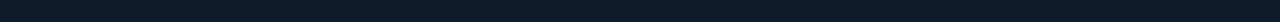
<file: topics/functions.html>
<!DOCTYPE html>
<html lang="en">

<head>
    <meta charset="UTF-8">
    <meta name="viewport" content="width=device-width, initial-scale=1.0">
    <title>Functions - C++ Wiki</title>
    <link rel="stylesheet" href="../style.css">

    <link rel="preconnect" href="https://fonts.googleapis.com">
    <link rel="preconnect" href="https://fonts.gstatic.com" crossorigin>
    <link href="https://fonts.googleapis.com/css2?family=Nunito:ital,wght@0,200..1000;1,200..1000&display=swap"
        rel="stylesheet">
</head>

<body>
    <div class="sidebar">
        <a href="../index.html">
            <h2>C++ Wiki</h2>
        </a>
        <ul>
            <li><a href="../index.html">Introduction</a></li>
            <li><a href="variables.html">Variables</a></li>
            <li><a href="loops.html">Loops</a></li>
            <li><a href="functions.html">Functions</a></li>
            <li><a href="arrays.html">Arrays</a></li>
            <li><a href="strings.html">Strings</a></li>
            <li><a href="files.html">Files</a></li>
        </ul>
    </div>

    <div class="content">
        <div class="intro">
            <h1>Functions in C++</h1>

            <h2>What are functions?</h2>
            <p>Functions help break down your code into reusable blocks, making it more organized and readable.</p>

            <h2>Why Use Functions?</h2>
            <ul>
                <li>🔹 Reduces repetition.</li>
                <li>🔹 Makes debugging easier.</li>
                <li>🔹 Improves readability.</li>
            </ul>

            <h2>Basic Function Example</h2>
            <p>This function prints a message:</p>
            <pre><code>
#include &lt;iostream&gt;
using namespace std;

void sayHello() {
    cout << "Hello, welcome to C++!" << endl;
}

int main() {
    sayHello(); // Calling the function
    return 0;
}
            </code></pre>

            <h2>Function with Parameters</h2>
            <p>Functions can take inputs (parameters) and use them:</p>
            <pre><code>
#include &lt;iostream&gt;
using namespace std;

void greet(string name) {
    cout << "Hello, " << name << "!" << endl;
}

int main() {
    greet("Alice"); // Output: Hello, Alice!
    greet("Bob");   // Output: Hello, Bob!
    return 0;
}
            </code></pre>

            <h2>Function with Return Value</h2>
            <p>Functions can also return values:</p>
            <pre><code>
#include &lt;iostream&gt;
using namespace std;

int add(int a, int b) {
    return a + b;
}

int main() {
    int sum = add(5, 3);
    cout << "Sum: " << sum << endl; // Output: Sum: 8
    return 0;
}
            </code></pre>
        </div>
    </div>
</body>

</html>
</file>
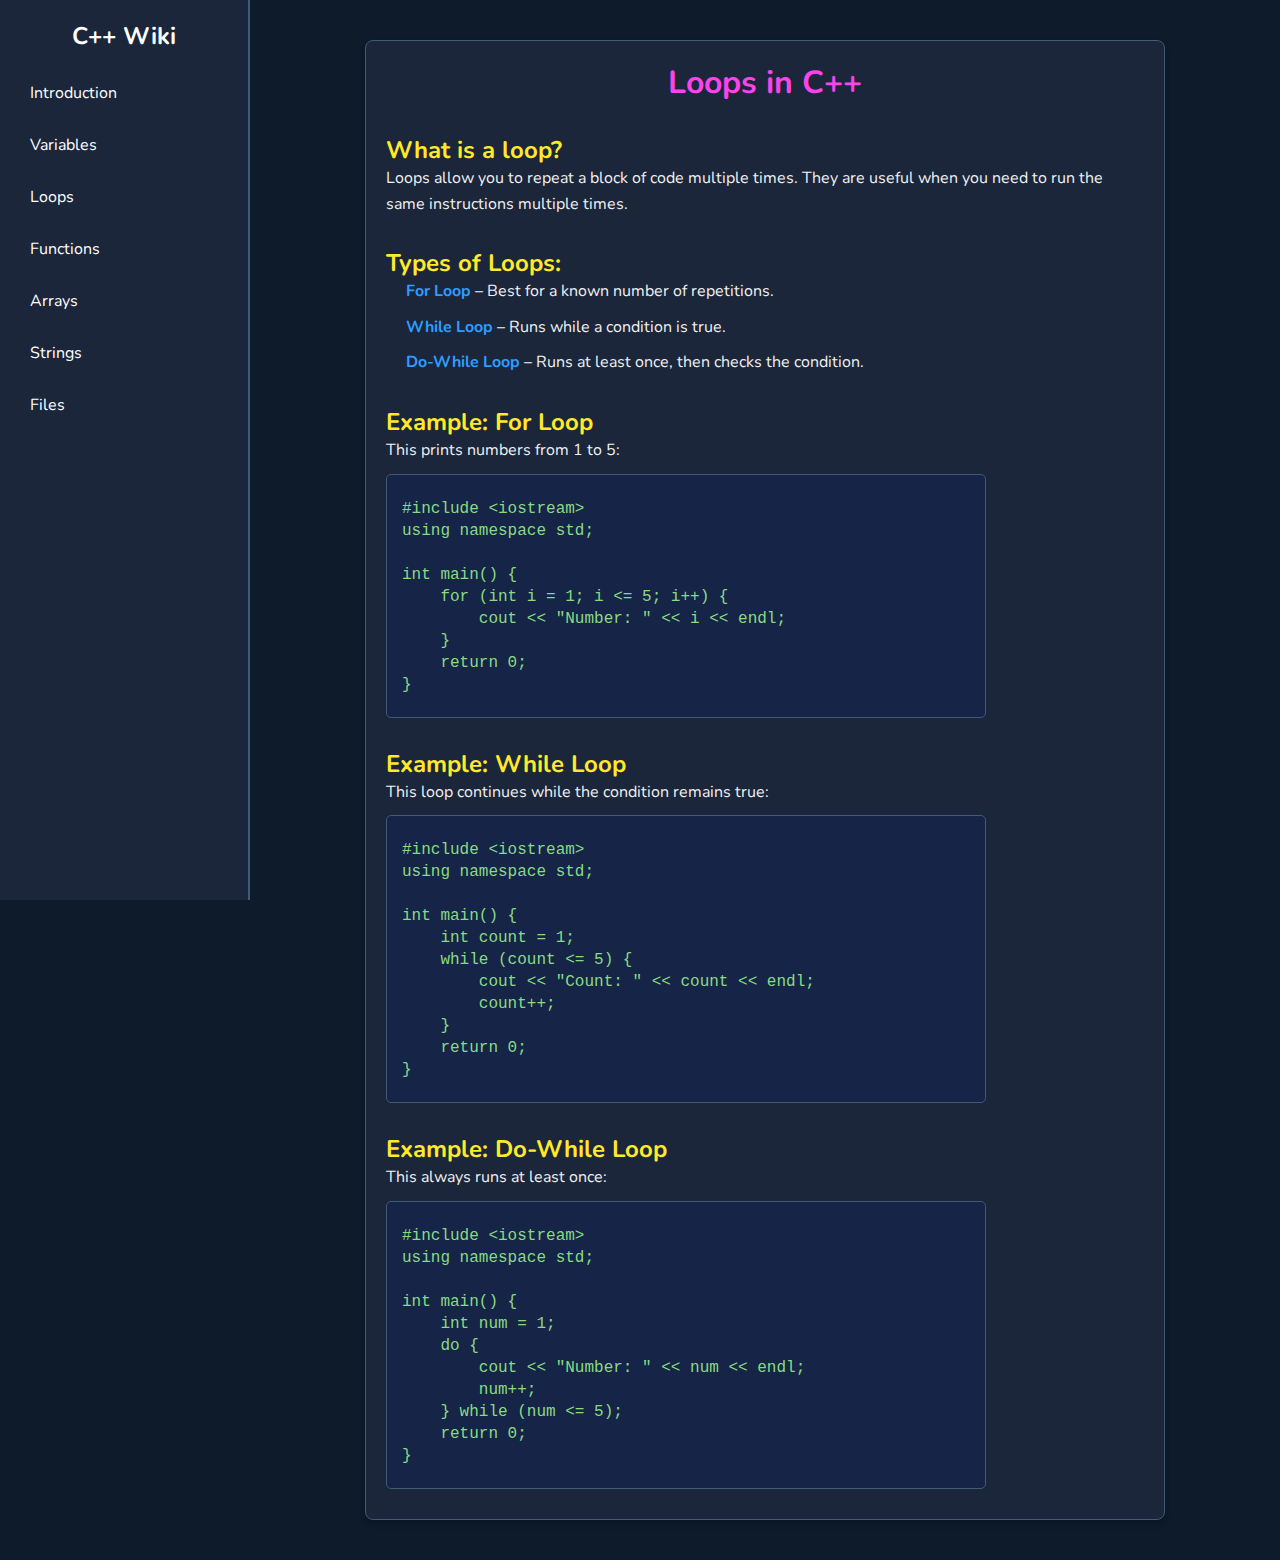
<file: topics/loops.html>
<!DOCTYPE html>
<html lang="en">

<head>
    <meta charset="UTF-8">
    <meta name="viewport" content="width=device-width, initial-scale=1.0">
    <title>Loops - C++ Wiki</title>
    <link rel="stylesheet" href="../style.css">

    <link rel="preconnect" href="https://fonts.googleapis.com">
    <link rel="preconnect" href="https://fonts.gstatic.com" crossorigin>
    <link href="https://fonts.googleapis.com/css2?family=Nunito:ital,wght@0,200..1000;1,200..1000&display=swap"
        rel="stylesheet">
</head>

<body>
    <div class="sidebar">
        <a href="../index.html">
            <h2>C++ Wiki</h2>
        </a>
        <ul>
            <li><a href="../index.html">Introduction</a></li>
            <li><a href="variables.html">Variables</a></li>
            <li><a href="loops.html">Loops</a></li>
            <li><a href="functions.html">Functions</a></li>
            <li><a href="arrays.html">Arrays</a></li>
            <li><a href="strings.html">Strings</a></li>
            <li><a href="files.html">Files</a></li>
        </ul>
    </div>

    <div class="content">
        <div class="intro">
            <h1>Loops in C++</h1>
            <h2>What is a loop?</h2>
            <p>Loops allow you to repeat a block of code multiple times. They are useful when you need to run the same
                instructions multiple times.</p>

            <h2>Types of Loops:</h2>
            <ul>
                <li><strong>For Loop</strong> – Best for a known number of repetitions.</li>
                <li><strong>While Loop</strong> – Runs while a condition is true.</li>
                <li><strong>Do-While Loop</strong> – Runs at least once, then checks the condition.</li>
            </ul>

            <h2>Example: For Loop</h2>
            <p>This prints numbers from 1 to 5:</p>
            <pre><code>
#include &lt;iostream&gt;
using namespace std;

int main() {
    for (int i = 1; i <= 5; i++) {
        cout << "Number: " << i << endl;
    }
    return 0;
}
            </code></pre>

            <h2>Example: While Loop</h2>
            <p>This loop continues while the condition remains true:</p>
            <pre><code>
#include &lt;iostream&gt;
using namespace std;

int main() {
    int count = 1;
    while (count <= 5) {
        cout << "Count: " << count << endl;
        count++;
    }
    return 0;
}
            </code></pre>

            <h2>Example: Do-While Loop</h2>
            <p>This always runs at least once:</p>
            <pre><code>
#include &lt;iostream&gt;
using namespace std;

int main() {
    int num = 1;
    do {
        cout << "Number: " << num << endl;
        num++;
    } while (num <= 5);
    return 0;
}
            </code></pre>
        </div>
    </div>
</body>

</html>
</file>
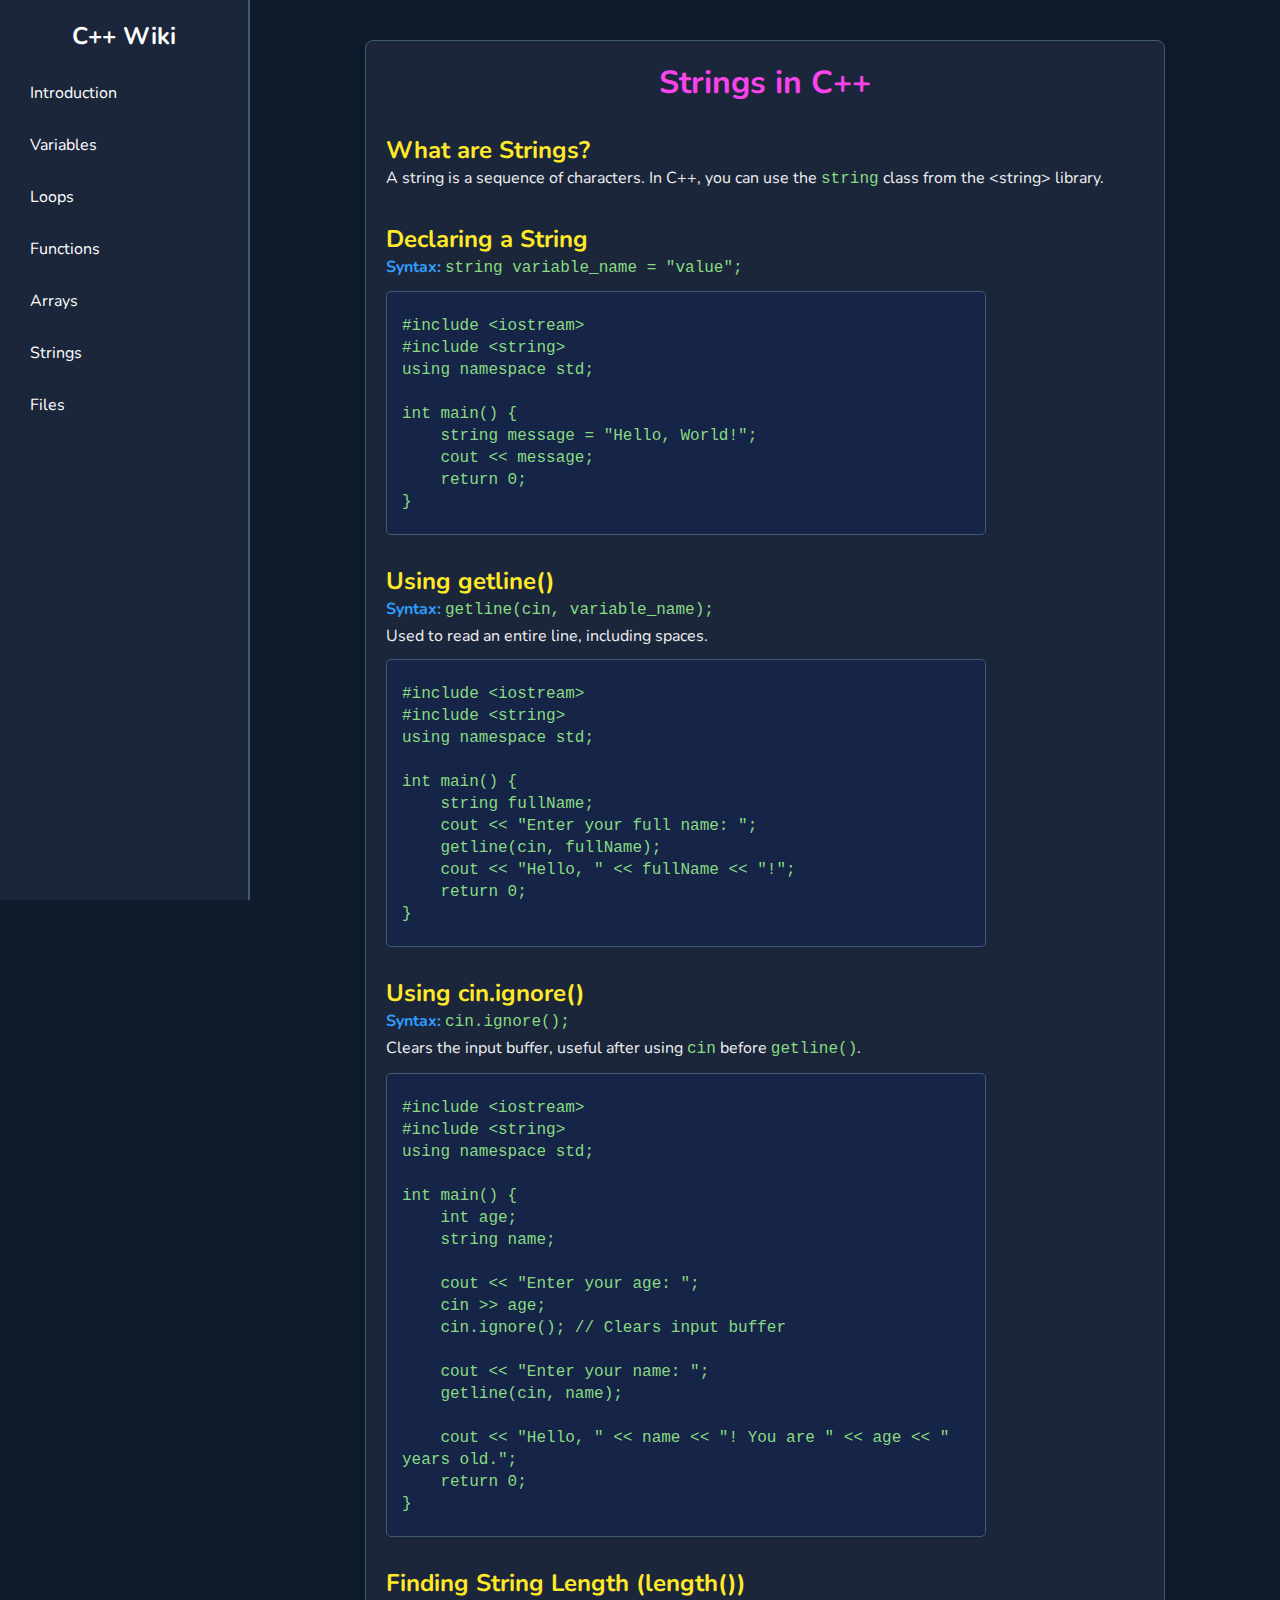
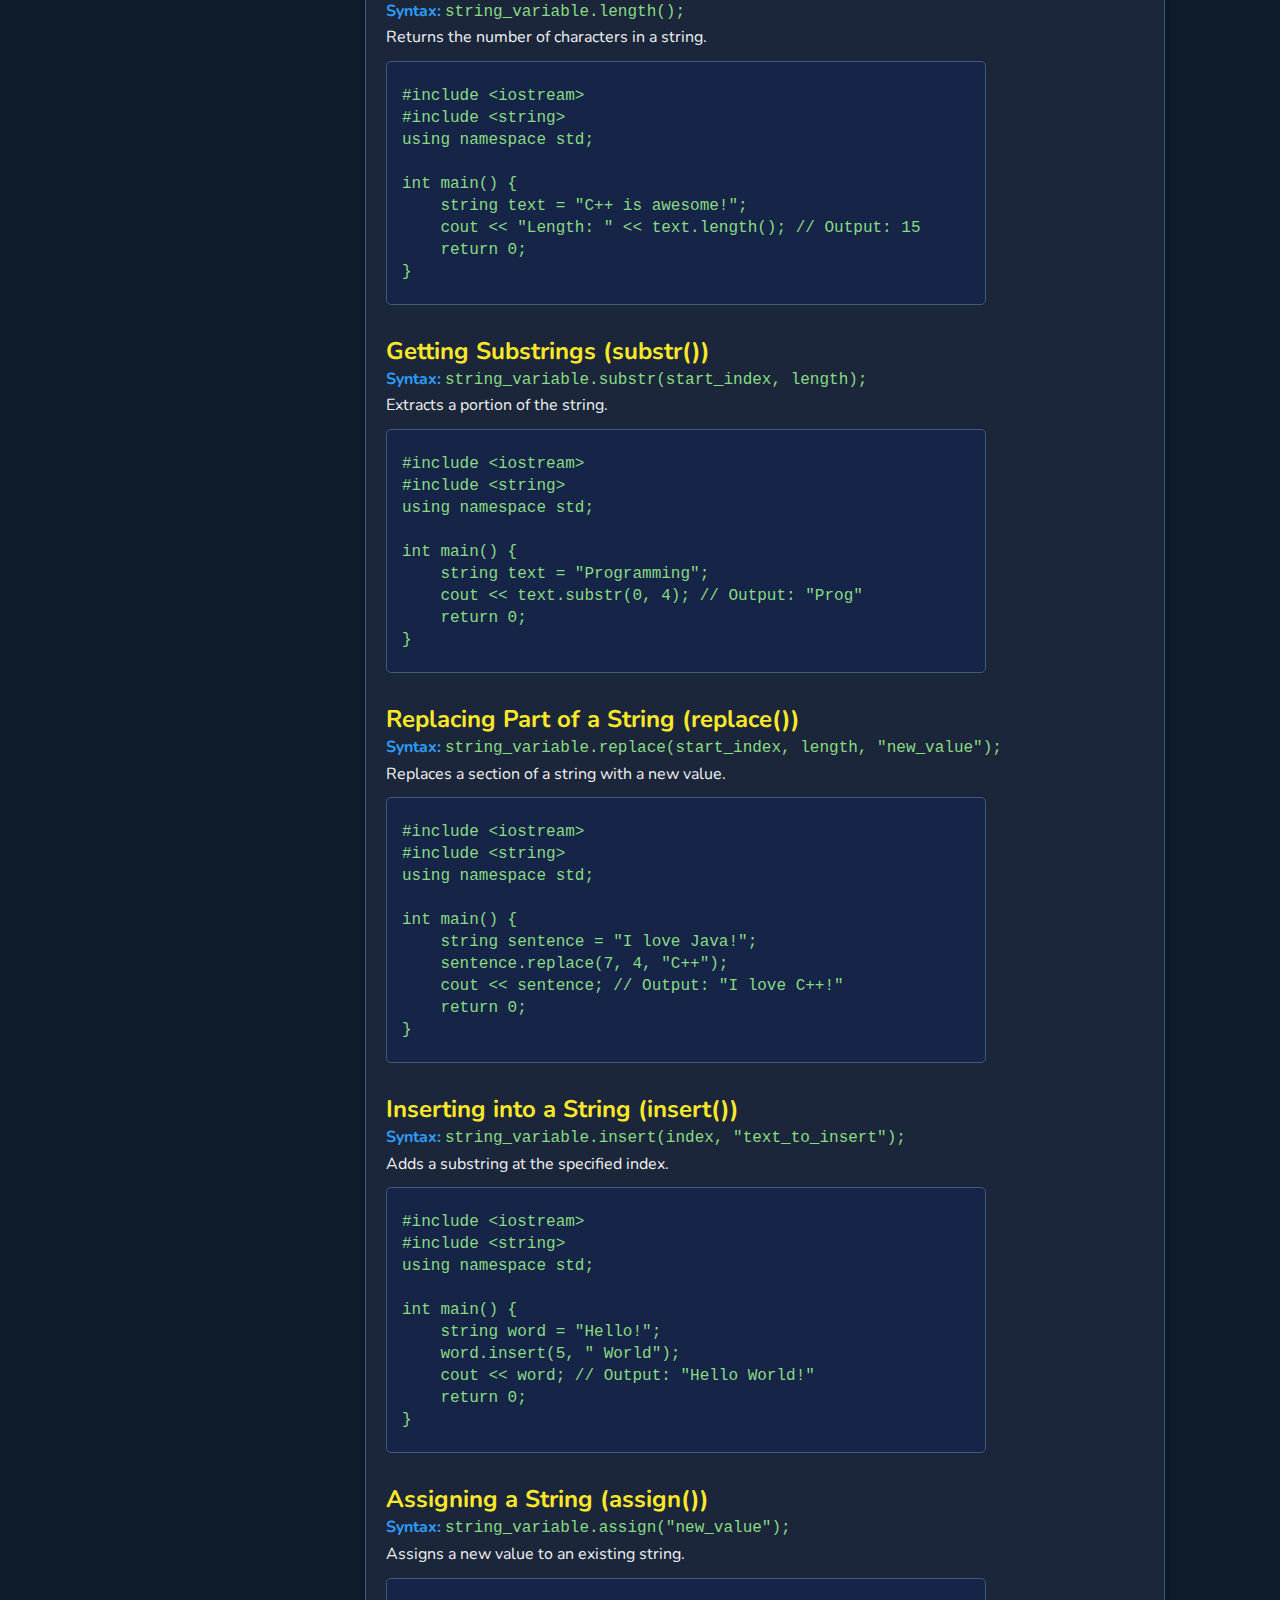
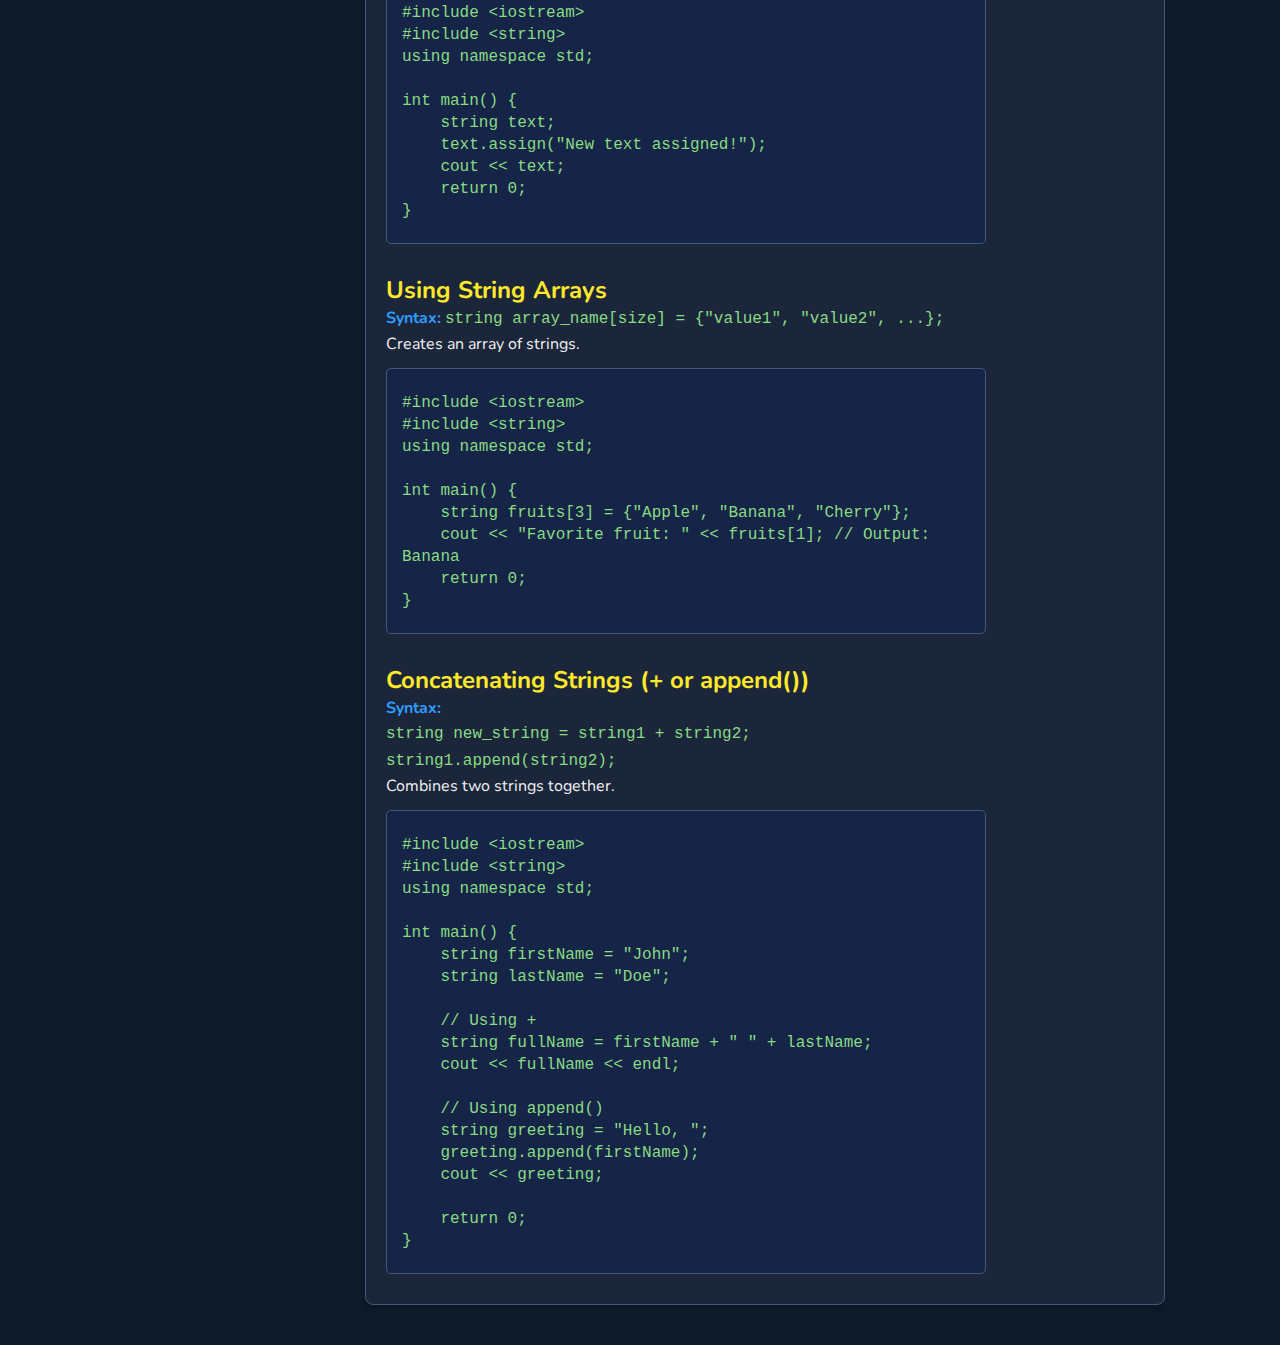
<file: topics/strings.html>
<!DOCTYPE html>
<html lang="en">

<head>
    <meta charset="UTF-8">
    <meta name="viewport" content="width=device-width, initial-scale=1.0">
    <title>Strings - C++ Wiki</title>
    <link rel="stylesheet" href="../style.css">

    <link rel="preconnect" href="https://fonts.googleapis.com">
    <link rel="preconnect" href="https://fonts.gstatic.com" crossorigin>
    <link href="https://fonts.googleapis.com/css2?family=Nunito:ital,wght@0,200..1000;1,200..1000&display=swap"
        rel="stylesheet">
</head>

<body>
    <div class="sidebar">
        <a href="../index.html">
            <h2>C++ Wiki</h2>
        </a>
        <ul>
            <li><a href="../index.html">Introduction</a></li>
            <li><a href="variables.html">Variables</a></li>
            <li><a href="loops.html">Loops</a></li>
            <li><a href="functions.html">Functions</a></li>
            <li><a href="arrays.html">Arrays</a></li>
            <li><a href="strings.html">Strings</a></li>
            <li><a href="files.html">Files</a></li>
        </ul>
    </div>

    <div class="content">
        <div class="intro">
            <h1>Strings in C++</h1>

            <h2>What are Strings?</h2>
            <p>A string is a sequence of characters. In C++, you can use the <code>string</code> class from the
                &lt;string&gt; library.</p>

            <h2>Declaring a String</h2>
            <p><strong>Syntax:</strong> <code>string variable_name = "value";</code></p>
            <pre><code>
#include &lt;iostream&gt;
#include &lt;string&gt;
using namespace std;

int main() {
    string message = "Hello, World!";
    cout << message;
    return 0;
}
            </code></pre>

            <h2>Using getline()</h2>
            <p><strong>Syntax:</strong> <code>getline(cin, variable_name);</code>
                <br>Used to read an entire line, including spaces.
            </p>
            <pre><code>
#include &lt;iostream&gt;
#include &lt;string&gt;
using namespace std;

int main() {
    string fullName;
    cout << "Enter your full name: ";
    getline(cin, fullName);
    cout << "Hello, " << fullName << "!";
    return 0;
}
            </code></pre>

            <h2>Using cin.ignore()</h2>
            <p><strong>Syntax:</strong> <code>cin.ignore();</code>
                <br>Clears the input buffer, useful after using <code>cin</code> before <code>getline()</code>.
            </p>
            <pre><code>
#include &lt;iostream&gt;
#include &lt;string&gt;
using namespace std;

int main() {
    int age;
    string name;

    cout << "Enter your age: ";
    cin >> age;
    cin.ignore(); // Clears input buffer

    cout << "Enter your name: ";
    getline(cin, name);

    cout << "Hello, " << name << "! You are " << age << " years old.";
    return 0;
}
            </code></pre>

            <h2>Finding String Length (length())</h2>
            <p><strong>Syntax:</strong> <code>string_variable.length();</code>
                <br>Returns the number of characters in a string.
            </p>
            <pre><code>
#include &lt;iostream&gt;
#include &lt;string&gt;
using namespace std;

int main() {
    string text = "C++ is awesome!";
    cout << "Length: " << text.length(); // Output: 15
    return 0;
}
            </code></pre>

            <h2>Getting Substrings (substr())</h2>
            <p><strong>Syntax:</strong> <code>string_variable.substr(start_index, length);</code>
                <br>Extracts a portion of the string.
            </p>
            <pre><code>
#include &lt;iostream&gt;
#include &lt;string&gt;
using namespace std;

int main() {
    string text = "Programming";
    cout << text.substr(0, 4); // Output: "Prog"
    return 0;
}
            </code></pre>

            <h2>Replacing Part of a String (replace())</h2>
            <p><strong>Syntax:</strong> <code>string_variable.replace(start_index, length, "new_value");</code>
                <br>Replaces a section of a string with a new value.
            </p>
            <pre><code>
#include &lt;iostream&gt;
#include &lt;string&gt;
using namespace std;

int main() {
    string sentence = "I love Java!";
    sentence.replace(7, 4, "C++"); 
    cout << sentence; // Output: "I love C++!"
    return 0;
}
            </code></pre>

            <h2>Inserting into a String (insert())</h2>
            <p><strong>Syntax:</strong> <code>string_variable.insert(index, "text_to_insert");</code>
                <br>Adds a substring at the specified index.
            </p>
            <pre><code>
#include &lt;iostream&gt;
#include &lt;string&gt;
using namespace std;

int main() {
    string word = "Hello!";
    word.insert(5, " World");
    cout << word; // Output: "Hello World!"
    return 0;
}
            </code></pre>

            <h2>Assigning a String (assign())</h2>
            <p><strong>Syntax:</strong> <code>string_variable.assign("new_value");</code>
                <br>Assigns a new value to an existing string.
            </p>
            <pre><code>
#include &lt;iostream&gt;
#include &lt;string&gt;
using namespace std;

int main() {
    string text;
    text.assign("New text assigned!");
    cout << text;
    return 0;
}
            </code></pre>

            <h2>Using String Arrays</h2>
            <p><strong>Syntax:</strong> <code>string array_name[size] = {"value1", "value2", ...};</code>
                <br>Creates an array of strings.
            </p>
            <pre><code>
#include &lt;iostream&gt;
#include &lt;string&gt;
using namespace std;

int main() {
    string fruits[3] = {"Apple", "Banana", "Cherry"};
    cout << "Favorite fruit: " << fruits[1]; // Output: Banana
    return 0;
}
            </code></pre>

            <h2>Concatenating Strings (+ or append())</h2>
            <p><strong>Syntax:</strong>
                <br><code>string new_string = string1 + string2;</code>
                <br><code>string1.append(string2);</code>
                <br>Combines two strings together.
            </p>
            <pre><code>
#include &lt;iostream&gt;
#include &lt;string&gt;
using namespace std;

int main() {
    string firstName = "John";
    string lastName = "Doe";

    // Using +
    string fullName = firstName + " " + lastName;
    cout << fullName << endl;

    // Using append()
    string greeting = "Hello, ";
    greeting.append(firstName);
    cout << greeting;
    
    return 0;
}
            </code></pre>
        </div>
    </div>
</body>

</html>
</file>
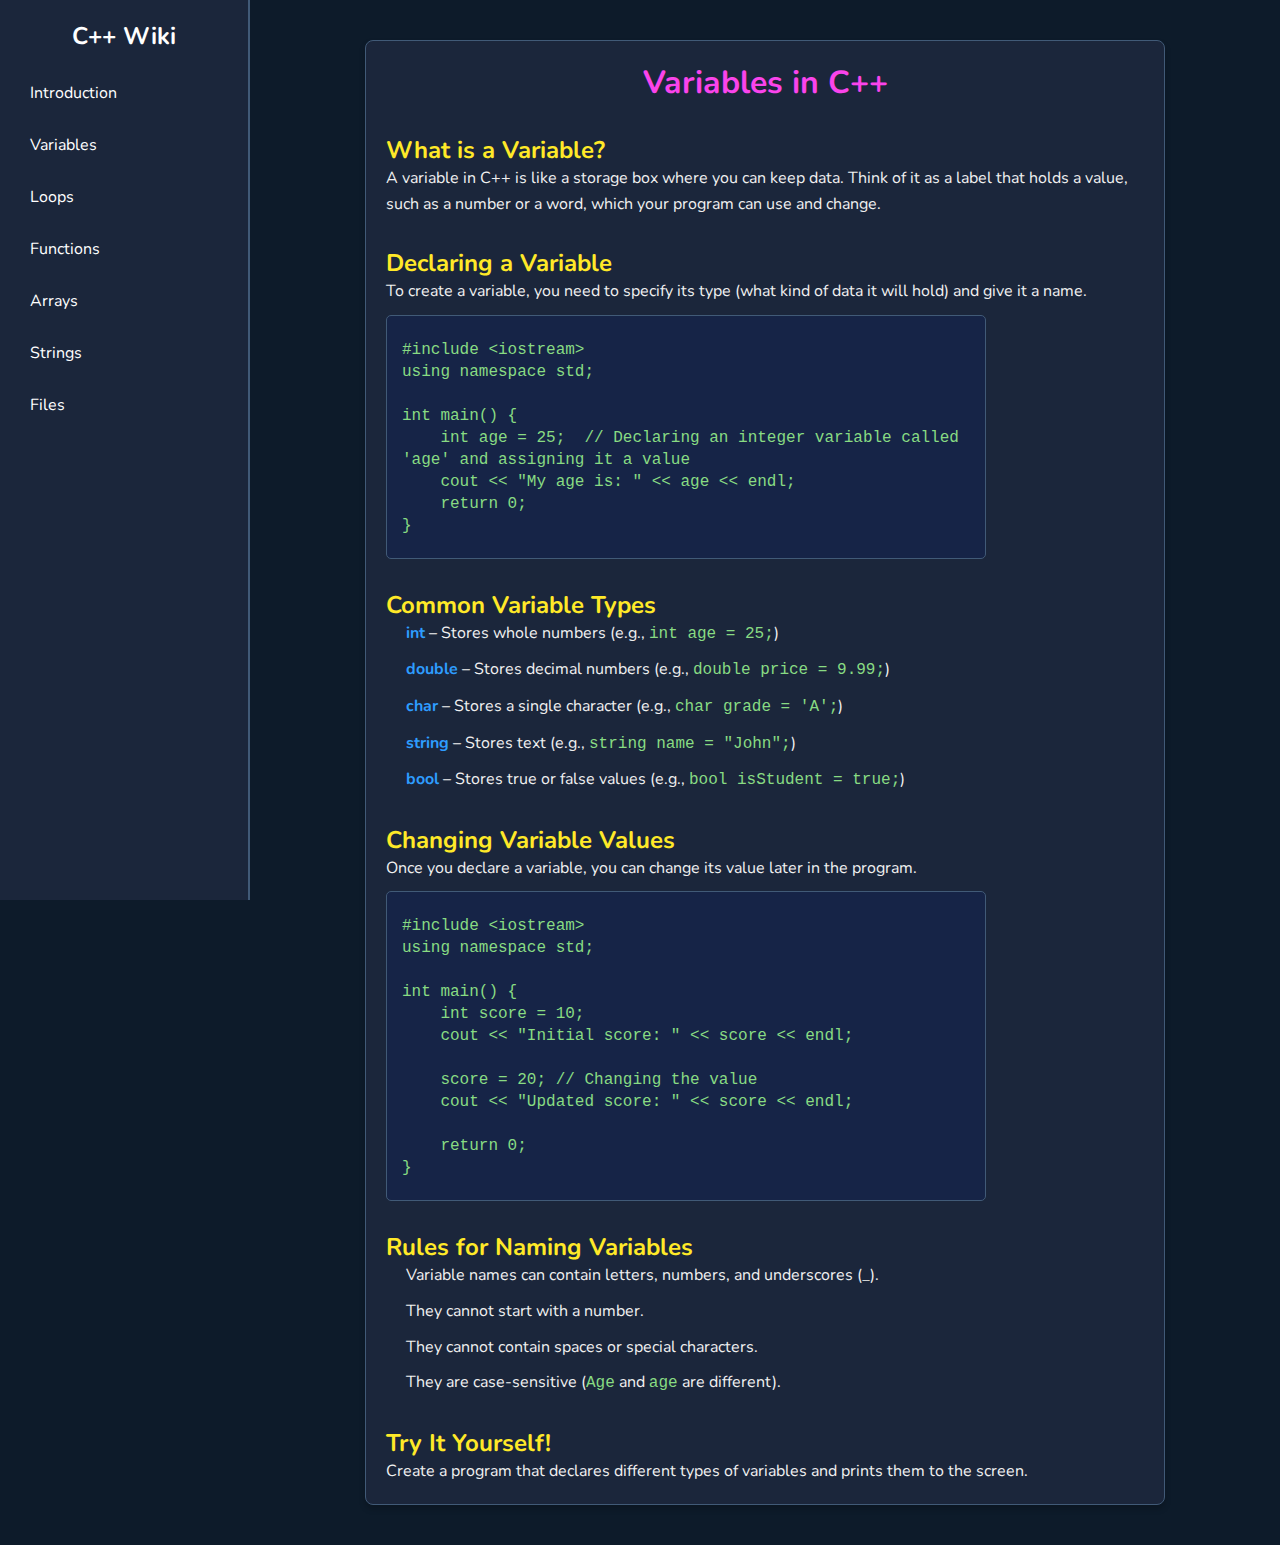
<file: topics/variables.html>
<!DOCTYPE html>
<html lang="en">

<head>
    <meta charset="UTF-8">
    <meta name="viewport" content="width=device-width, initial-scale=1.0">
    <title>Variables - C++ Wiki</title>
    <link rel="stylesheet" href="../style.css">

    <link rel="preconnect" href="https://fonts.googleapis.com">
    <link rel="preconnect" href="https://fonts.gstatic.com" crossorigin>
    <link href="https://fonts.googleapis.com/css2?family=Nunito:ital,wght@0,200..1000;1,200..1000&display=swap"
        rel="stylesheet">
</head>

<body>
    <!-- Sidebar -->
    <div class="sidebar">
        <a href="../index.html">
            <h2>C++ Wiki</h2>
        </a>
        <ul>
            <li><a href="../index.html">Introduction</a></li>
            <li><a href="variables.html">Variables</a></li>
            <li><a href="loops.html">Loops</a></li>
            <li><a href="functions.html">Functions</a></li>
            <li><a href="arrays.html">Arrays</a></li>
            <li><a href="strings.html">Strings</a></li>
            <li><a href="files.html">Files</a></li>
        </ul>
    </div>

    <!-- Main Content -->
    <div class="content">
        <div class="intro">
            <h1>Variables in C++</h1>

            <h2>What is a Variable?</h2>
            <p>A variable in C++ is like a storage box where you can keep data. Think of it as a label that holds a
                value,
                such as a number or a word, which your program can use and change.</p>

            <h2>Declaring a Variable</h2>
            <p>To create a variable, you need to specify its type (what kind of data it will hold) and give it a name.
            </p>


            <pre><code>
#include &lt;iostream&gt;
using namespace std;

int main() {
    int age = 25;  // Declaring an integer variable called 'age' and assigning it a value
    cout << "My age is: " << age << endl;
    return 0;
}
            </code></pre>

            <h2>Common Variable Types</h2>
            <ul>
                <li><strong>int</strong> – Stores whole numbers (e.g., <code>int age = 25;</code>)</li>
                <li><strong>double</strong> – Stores decimal numbers (e.g., <code>double price = 9.99;</code>)</li>
                <li><strong>char</strong> – Stores a single character (e.g., <code>char grade = 'A';</code>)</li>
                <li><strong>string</strong> – Stores text (e.g., <code>string name = "John";</code>)</li>
                <li><strong>bool</strong> – Stores true or false values (e.g., <code>bool isStudent = true;</code>)</li>
            </ul>

            <h2>Changing Variable Values</h2>
            <p>Once you declare a variable, you can change its value later in the program.</p>

            <pre><code>
#include &lt;iostream&gt;
using namespace std;

int main() {
    int score = 10;
    cout << "Initial score: " << score << endl;

    score = 20; // Changing the value
    cout << "Updated score: " << score << endl;

    return 0;
}
            </code></pre>

            <h2>Rules for Naming Variables</h2>
            <ul>
                <li>Variable names can contain letters, numbers, and underscores (_).</li>
                <li>They cannot start with a number.</li>
                <li>They cannot contain spaces or special characters.</li>
                <li>They are case-sensitive (<code>Age</code> and <code>age</code> are different).</li>
            </ul>

            <h2>Try It Yourself!</h2>
            <p>Create a program that declares different types of variables and prints them to the screen.</p>
        </div>
    </div>
</body>

</html>
</file>
<file: sectionStyle.css>
body,
html {
    /* width: 100%; */
    /* height: 100%; */
    margin: 0;
}

.logo {
    font-size: 3em;
    text-align: center;
}

colors {
    color: #2a9d8f;
    color: #e76f51;
    color: #e9c46a;
    color: #c781f6;
    color: #c84c65;
}

body {
    background-color: #0a0b15;
    color: #2a9d8f;
    font-family: 'Roboto', sans-serif;
    letter-spacing: 0.8px;

    /* display: flex; */
    /* justify-content: center; */
}

.container {
    /* border: solid; */
    /* width: 100vh; */
    height: 96vh;

    padding: 10px 15%;

    display: flex;
    flex-direction: column;
    justify-content: space-between;
}

header {
    display: flex;
    justify-content: space-between;
    align-items: center;
}

.headerLogo {
    font-size: 2rem;
    font-weight: 500;
}

.headerLinks>a {
    text-decoration: none;
    color: #e76f51;
    padding: 5px 10px;
}


.headerLinks>a:hover {
    color: #2a9d8f;
}

button {
    background-color: #e76f51;
    color: #e9c46a;
    padding: 10px 25px;
    border-bottom-right-radius: 10px;
    border-top-left-radius: 10px;
    border-top-right-radius: 70px;
    border-bottom-left-radius: 70px;
    outline: none;
    border: none;
    transition: transform 0.3s ease;
}

button:hover {
    transform: scale(1.1);
    color: #2a9d8f;
    cursor: pointer;
}

h4 {
    font-size: 1.8rem;
}

.categorySection {
    /* border: solid; */
    height: 95%;
    display: flex;
    flex-direction: column;
    align-items: center;
}

.categoryList {
    text-align: center;
}

.categoryList>a {
    text-decoration: none;
    color: #e76f51;
}

.categoriesButton {
    font-size: 1.3rem;
}

.section {
    /* border: solid; */
    height: 95%;
}

.sectionHeading {
    background-color: #e76f51;
    color: #e9c46a;

    border-radius: 20px;
    padding: 10px 20px;
    width: fit-content;
    font-size: 2rem;
}

.sectionSubHeading {
    color: #e9c46a;
    padding: 0px 20px;
    font-size: 1.5rem;
}

.contentHeading {
    font-size: 1.2rem;
    color: #c781f6;
}

.sectionContent {
    padding: 0px 30px;
}

.sectionContentIndex {
    /* border: solid; */
    height: 40%;
    display: flex;
    flex-direction: column;
    justify-content: space-between;
    align-items: center;
    text-align: center;
}

pre {
    background-color: rgba(86, 75, 206, 0.152);
    border-radius: 60px;
    padding: 20px;
    color: #c781f6;
}

footer {
    text-align: center;
}
</file>
<file: style.css>
/* Reset & Global Styles */
* {
    margin: 0;
    padding: 0;
    box-sizing: border-box;
    font-family: "Nunito", sans-serif;
}

body {
    display: flex;
    background-color: #0d1b2a;
    /* Dark blue background */
    color: #f0f0f0;
}

/* Sidebar */
.sidebar {
    width: 250px;
    height: 100vh;
    background-color: #1b263b;
    color: white;
    padding: 20px;
    position: fixed;
    left: 0;
    top: 0;
    overflow-y: auto;
    border-right: 2px solid #415a77;
}

.sidebar h2 {
    text-align: center;
    font-size: 24px;
    margin-bottom: 20px;
}

.sidebar ul {
    list-style: none;
    margin-top: 20px;
}

.sidebar ul li {
    margin: 10px 0;
}

.sidebar ul li a {
    color: white;
    text-decoration: none;
    display: block;
    padding: 10px;
    border-radius: 5px;
    transition: background 0.3s;
}

.sidebar ul li a:hover {
    background: #415a77;
    color: rgb(202, 145, 255);
}

.sidebar a h2 {
    transition: ease-in-out 0.15s;
}

.sidebar a h2:hover {
    color: rgb(202, 145, 255);

}

/* Content Area */
.content {
    flex-grow: 1;
    margin-left: 250px;
    padding: 40px 20px;
    background-color: #0d1b2a;
}

/* Styling for Intro Box */
.intro {
    max-width: 800px;
    margin: 0px auto;
    padding: 20px;
    background: #1b263b;
    border: 1px solid #415a77;
    border-radius: 8px;
    box-shadow: 0px 4px 6px rgba(0, 0, 0, 0.2);
}

.intro h1 {
    color: #fa44eb;
    text-align: center;
}

.intro h2 {
    color: #ffe928;
    margin-top: 30px;
}

.intro p,
.intro ul {
    font-size: 16px;
    line-height: 1.6;
    color: #f0f0f0;
}

.intro strong {
    color: rgb(46, 157, 255);
}

.intro ul {
    padding-left: 20px;
}

.intro ul li {
    margin-bottom: 10px;
}

h3 {
    padding: 10px 0px;
    color: rgb(255, 157, 0);
}

/* Code Block Styling */
pre {
    flex: 1;
    max-width: 600px;
    background: #162447;
    margin: 10px 0px;
    padding: 0px 15px;
    border-radius: 5px;
    overflow-x: auto;
    border: 1px solid #415a77;
    text-wrap: wrap;
}

code {
    font-family: "Courier New", monospace;
    color: #88db83;
}

/* Links */
a {
    text-decoration: none;
    color: white;
}


li {
    list-style: none;
}

/* Responsive Adjustments */
@media (max-width: 768px) {
    .sidebar {
        width: 200px;
    }

    .content {
        margin-left: 200px;
    }
}

@media (max-width: 480px) {
    .sidebar {
        width: 100%;
        position: relative;
        height: auto;
    }

    .content {
        margin-left: 0;
    }
}
</file>
